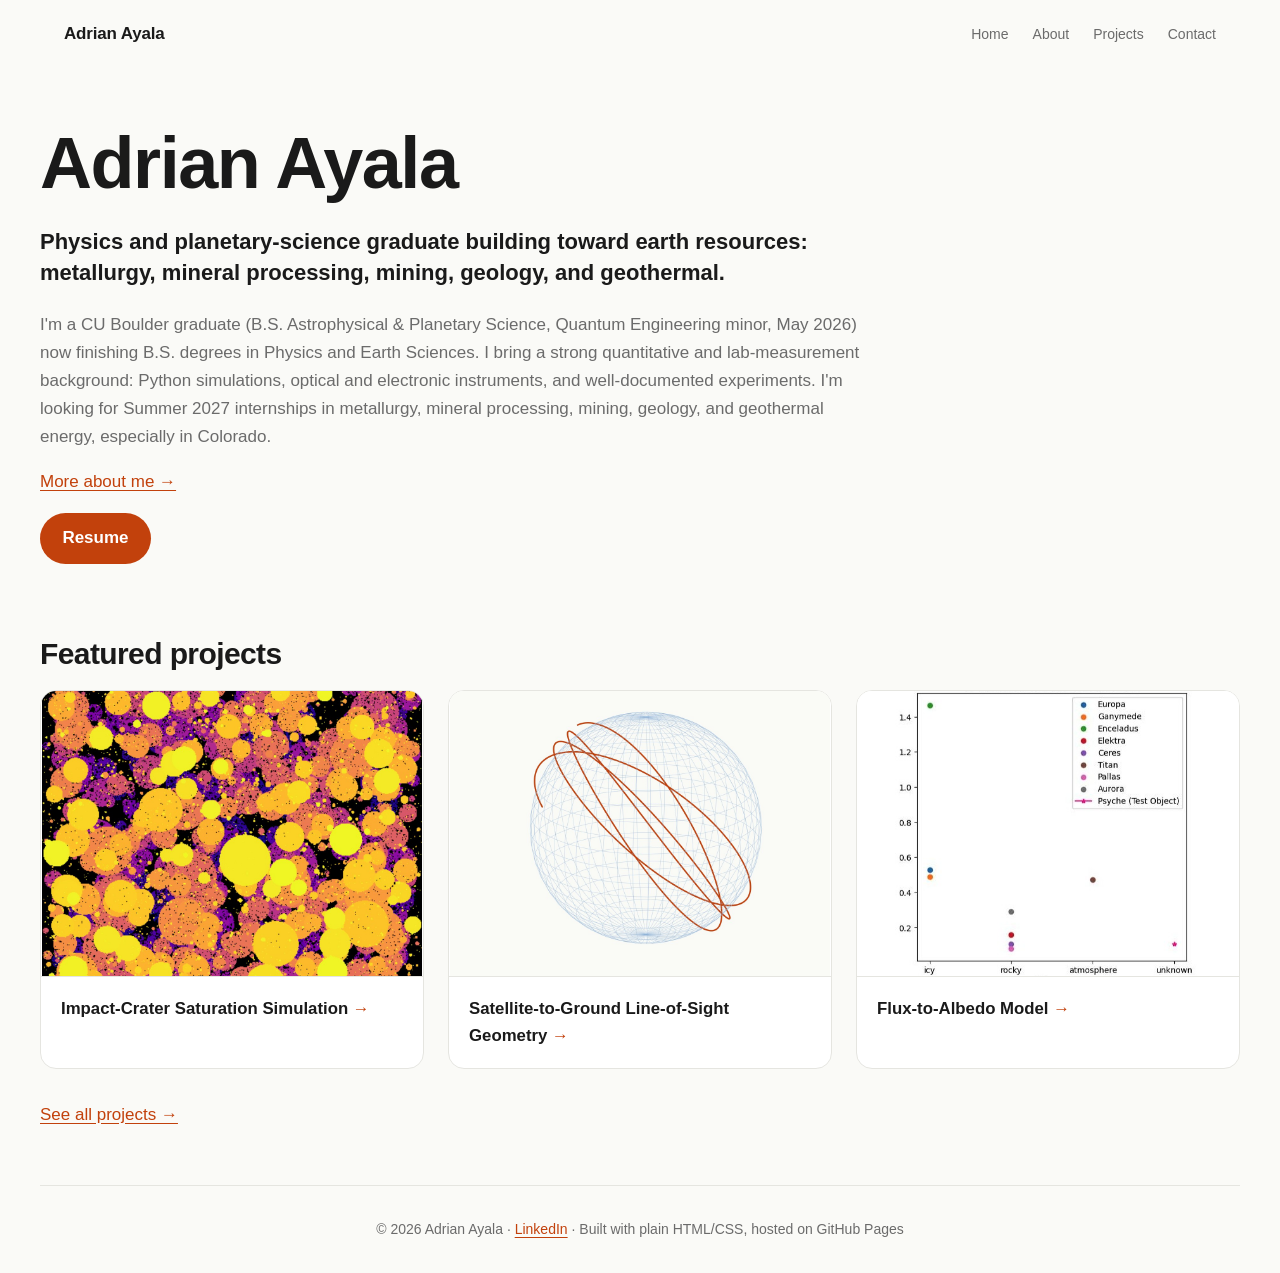
<file: index.html>
<!DOCTYPE html>
<html lang="en"><head><meta charset="utf-8">
<meta name="viewport" content="width=device-width, initial-scale=1">
<title>Adrian Ayala | Adrian Ayala</title>
<link rel="stylesheet" href="assets/css/style.css"></head>
<body class="index"><header><a class="brand" href="index.html">Adrian Ayala</a><nav><a href="index.html">Home</a><a href="about.html">About</a><a href="projects/index.html">Projects</a><a href="contact.html">Contact</a></nav></header>
<main><section class="hero heroTextOnly"><div class="heroText"><h1>Adrian Ayala</h1>
<p><strong>Physics and planetary-science graduate building toward earth resources: metallurgy, mineral processing, mining, geology, and geothermal.</strong></p>
<p>I'm a CU Boulder graduate (B.S. Astrophysical &amp; Planetary Science, Quantum Engineering minor, May 2026) now finishing B.S. degrees in Physics and Earth Sciences. I bring a strong quantitative and lab-measurement background: Python simulations, optical and electronic instruments, and well-documented experiments. I'm looking for Summer 2027 internships in metallurgy, mineral processing, mining, geology, and geothermal energy, especially in Colorado.</p>
<p><a href="about.html">More about me →</a></p>
<p><a class="button" href="assets/resume.pdf" target="_blank" rel="noopener noreferrer">Resume</a></p>

</div></section><section class="block"><h2>Featured projects</h2>
<div class="cards">
<a class="card" href="projects/crater-simulation.html"><img src="assets/img/cards/crater_card.jpg" alt="Simulated crater map with erosion, coverage 78.7% at 0.47 Myr"><span>Impact-Crater Saturation Simulation</span></a>
<a class="card" href="projects/satellite-line-of-sight.html"><img src="assets/img/cards/satellite_card.jpg" alt="Satellite orbit around Earth in Earth-fixed coordinates"><span>Satellite-to-Ground Line-of-Sight Geometry</span></a>
<a class="card" href="projects/albedo.html"><img src="assets/img/cards/albedo_card.jpg" alt="Calculated albedo of known objects vs the mystery object"><span>Flux-to-Albedo Model</span></a>
</div>

<p><a href="projects/index.html">See all projects →</a></p></section></main>
<footer>&copy; 2026 Adrian Ayala &middot; <a href="https://www.linkedin.com/in/adrian-ayala-v" target="_blank" rel="noopener noreferrer">LinkedIn</a> &middot; Built with plain HTML/CSS, hosted on GitHub Pages</footer>
</body></html>
</file>
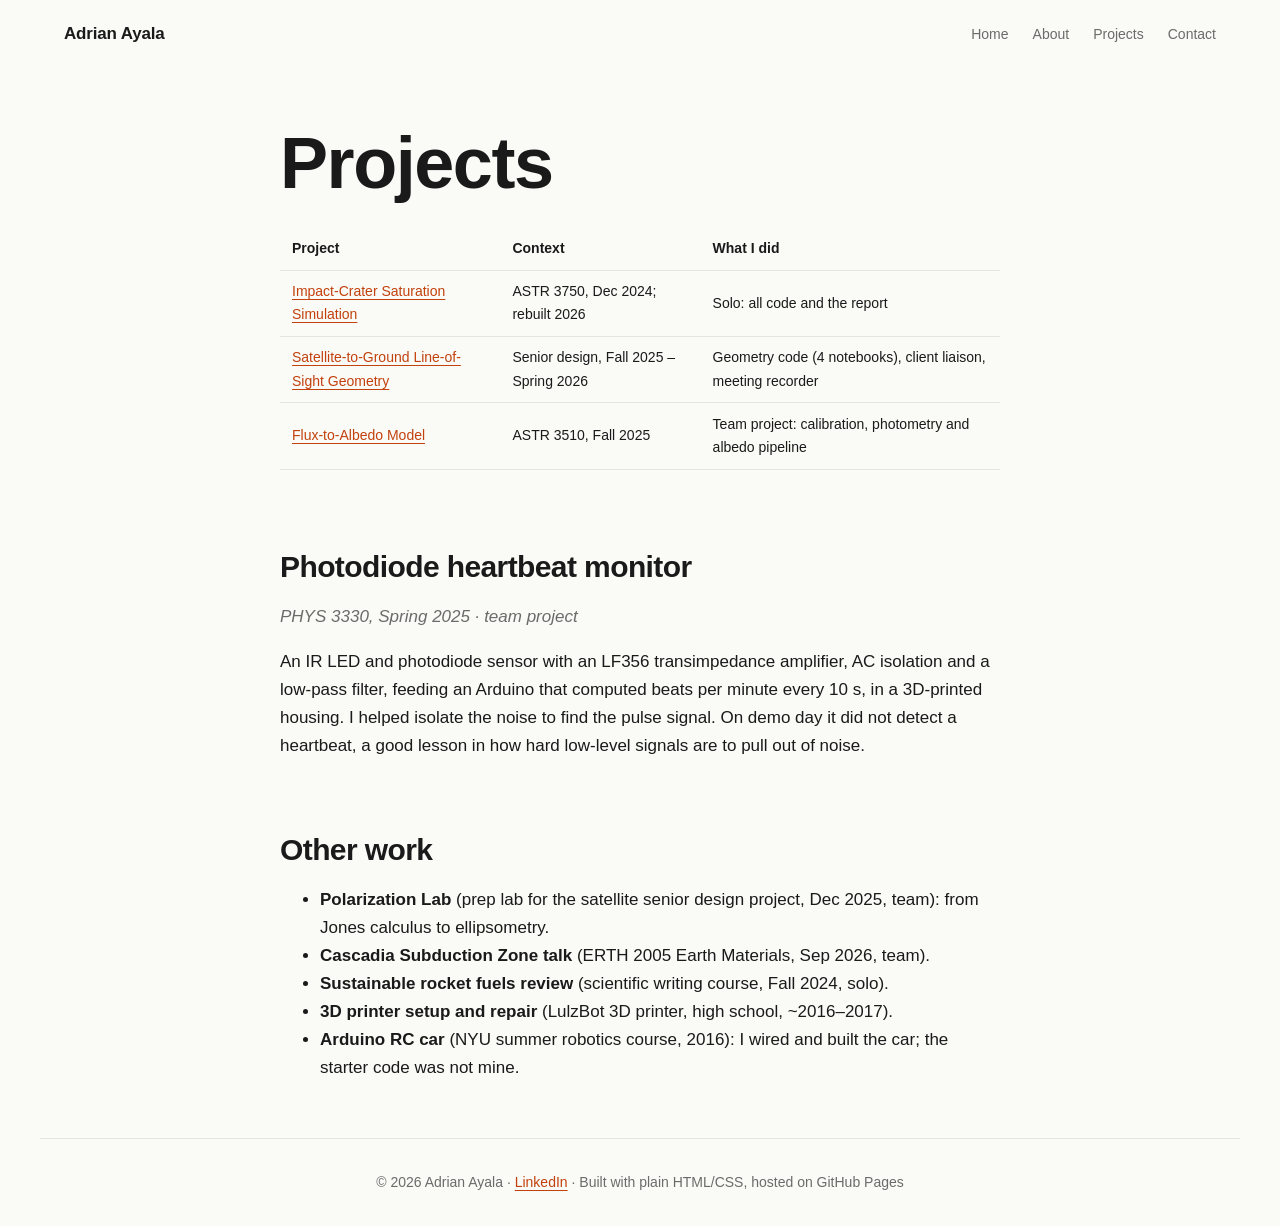
<file: projects/index.html>
<!DOCTYPE html>
<html lang="en"><head><meta charset="utf-8">
<meta name="viewport" content="width=device-width, initial-scale=1">
<title>Projects | Adrian Ayala</title>
<link rel="stylesheet" href="../assets/css/style.css"></head>
<body class=""><header><a class="brand" href="../index.html">Adrian Ayala</a><nav><a href="../index.html">Home</a><a href="../about.html">About</a><a href="../projects/index.html">Projects</a><a href="../contact.html">Contact</a></nav></header>
<main><section class="intro"><h1>Projects</h1>
<table>
<thead>
<tr>
<th>Project</th>
<th>Context</th>
<th>What I did</th>
</tr>
</thead>
<tbody>
<tr>
<td><a href="crater-simulation.html">Impact-Crater Saturation Simulation</a></td>
<td>ASTR 3750, Dec 2024; rebuilt 2026</td>
<td>Solo: all code and the report</td>
</tr>
<tr>
<td><a href="satellite-line-of-sight.html">Satellite-to-Ground Line-of-Sight Geometry</a></td>
<td>Senior design, Fall 2025 – Spring 2026</td>
<td>Geometry code (4 notebooks), client liaison, meeting recorder</td>
</tr>
<tr>
<td><a href="albedo.html">Flux-to-Albedo Model</a></td>
<td>ASTR 3510, Fall 2025</td>
<td>Team project: calibration, photometry and albedo pipeline</td>
</tr>
</tbody>
</table>
</section><section class="block"><h2>Photodiode heartbeat monitor</h2>
<p><em>PHYS 3330, Spring 2025 · team project</em></p>
<p>An IR LED and photodiode sensor with an LF356 transimpedance amplifier, AC isolation and a low-pass filter, feeding an Arduino that computed beats per minute every 10 s, in a 3D-printed housing. I helped isolate the noise to find the pulse signal. On demo day it did not detect a heartbeat, a good lesson in how hard low-level signals are to pull out of noise.</p>
</section><section class="block"><h2>Other work</h2>
<ul>
<li><strong>Polarization Lab</strong> (prep lab for the satellite senior design project, Dec 2025, team): from Jones calculus to ellipsometry.</li>
<li><strong>Cascadia Subduction Zone talk</strong> (ERTH 2005 Earth Materials, Sep 2026, team).</li>
<li><strong>Sustainable rocket fuels review</strong> (scientific writing course, Fall 2024, solo).</li>
<li><strong>3D printer setup and repair</strong> (LulzBot 3D printer, high school, ~2016–2017).</li>
<li><strong>Arduino RC car</strong> (NYU summer robotics course, 2016): I wired and built the car; the starter code was not mine.</li>
</ul></section></main>
<footer>&copy; 2026 Adrian Ayala &middot; <a href="https://www.linkedin.com/in/adrian-ayala-v" target="_blank" rel="noopener noreferrer">LinkedIn</a> &middot; Built with plain HTML/CSS, hosted on GitHub Pages</footer>
</body></html>
</file>
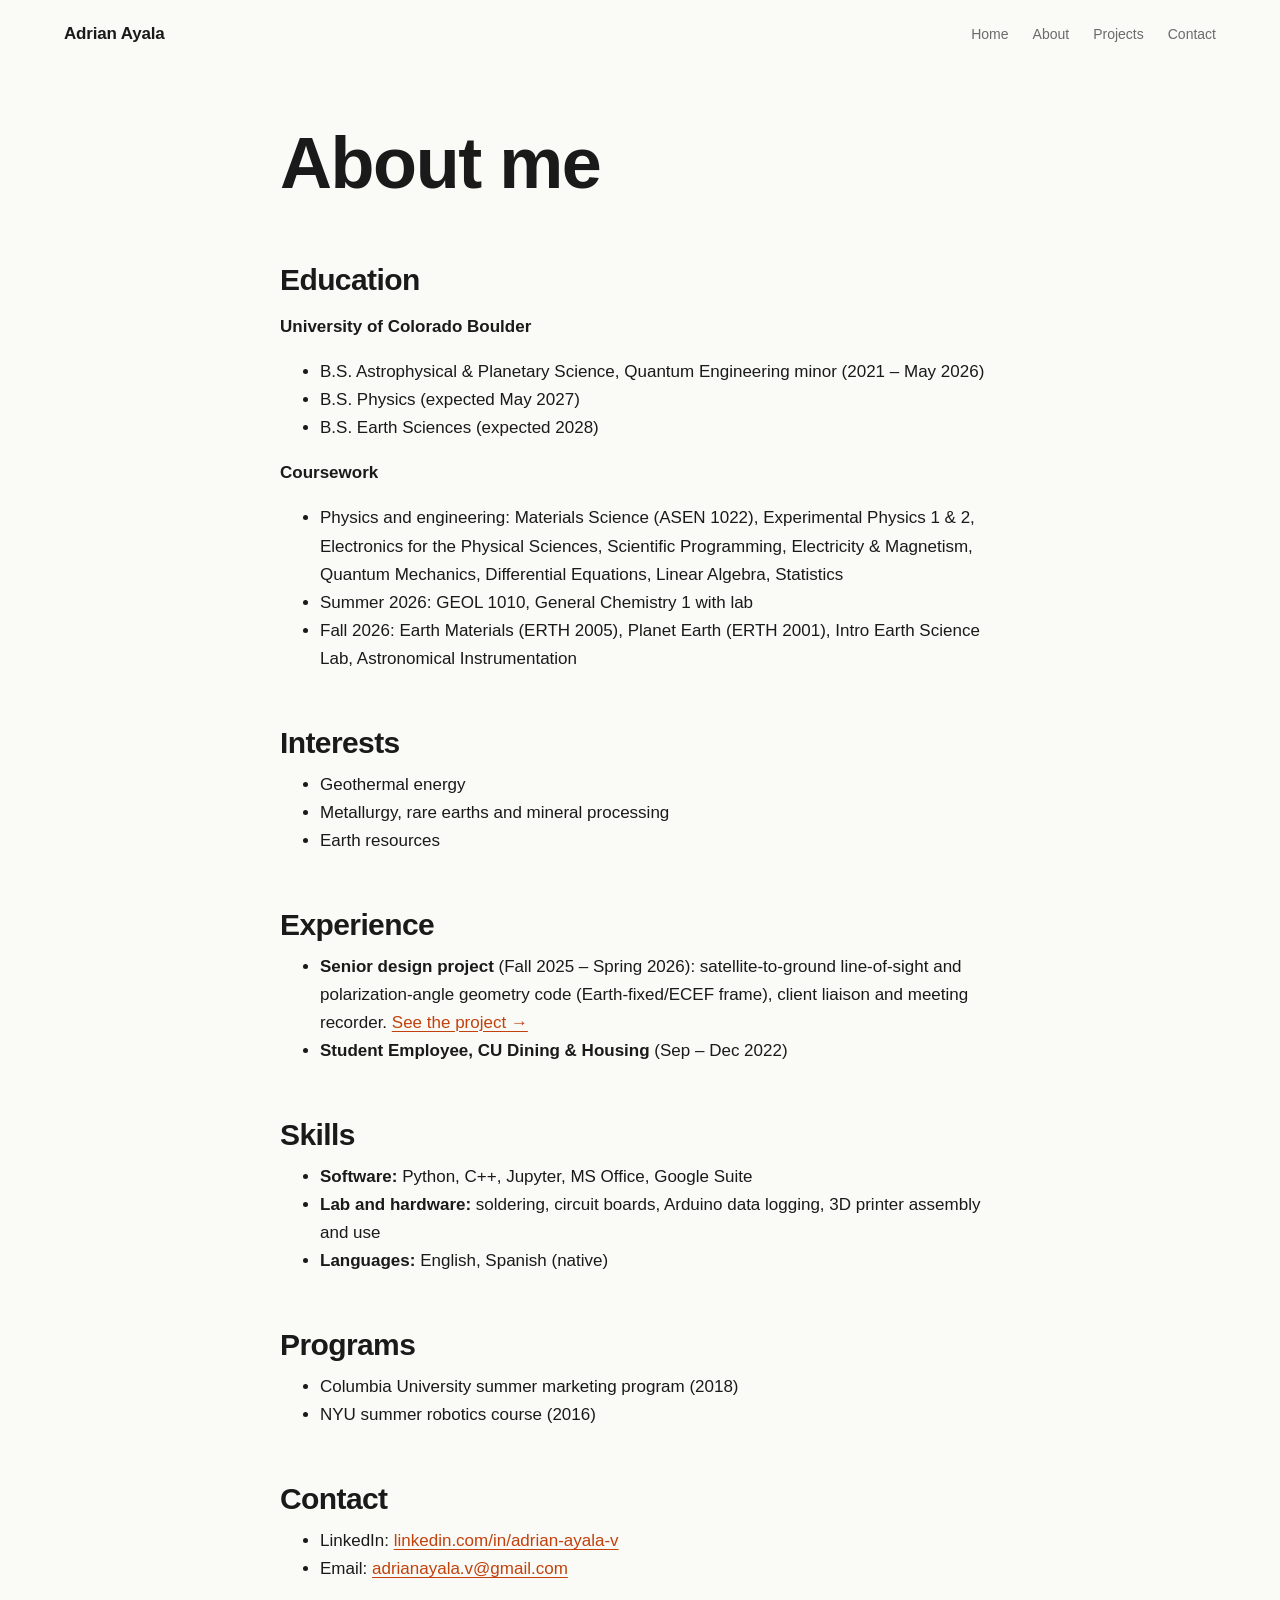
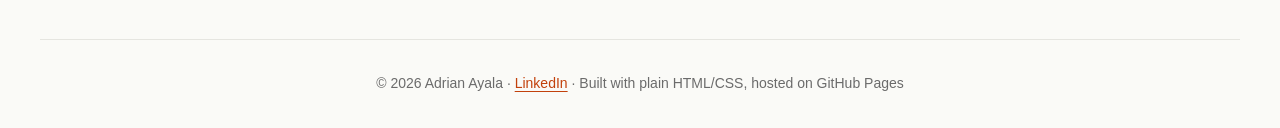
<file: about.html>
<!DOCTYPE html>
<html lang="en"><head><meta charset="utf-8">
<meta name="viewport" content="width=device-width, initial-scale=1">
<title>About me | Adrian Ayala</title>
<link rel="stylesheet" href="assets/css/style.css"></head>
<body class="about"><header><a class="brand" href="index.html">Adrian Ayala</a><nav><a href="index.html">Home</a><a href="about.html">About</a><a href="projects/index.html">Projects</a><a href="contact.html">Contact</a></nav></header>
<main><section class="intro"><h1>About me</h1>
</section><section class="block"><h2>Education</h2>
<p><strong>University of Colorado Boulder</strong></p>
<ul>
<li>B.S. Astrophysical &amp; Planetary Science, Quantum Engineering minor (2021 – May 2026)</li>
<li>B.S. Physics (expected May 2027)</li>
<li>B.S. Earth Sciences (expected 2028)</li>
</ul>
<p><strong>Coursework</strong></p>
<ul>
<li>Physics and engineering: Materials Science (ASEN 1022), Experimental Physics 1 &amp; 2, Electronics for the Physical Sciences, Scientific Programming, Electricity &amp; Magnetism, Quantum Mechanics, Differential Equations, Linear Algebra, Statistics</li>
<li>Summer 2026: GEOL 1010, General Chemistry 1 with lab</li>
<li>Fall 2026: Earth Materials (ERTH 2005), Planet Earth (ERTH 2001), Intro Earth Science Lab, Astronomical Instrumentation</li>
</ul>
</section><section class="block"><h2>Interests</h2>
<ul>
<li>Geothermal energy</li>
<li>Metallurgy, rare earths and mineral processing</li>
<li>Earth resources</li>
</ul>
</section><section class="block"><h2>Experience</h2>
<ul>
<li><strong>Senior design project</strong> (Fall 2025 – Spring 2026): satellite-to-ground line-of-sight and polarization-angle geometry code (Earth-fixed/ECEF frame), client liaison and meeting recorder. <a href="projects/satellite-line-of-sight.html">See the project →</a></li>
<li><strong>Student Employee, CU Dining &amp; Housing</strong> (Sep – Dec 2022)</li>
</ul>
</section><section class="block"><h2>Skills</h2>
<ul>
<li><strong>Software:</strong> Python, C++, Jupyter, MS Office, Google Suite</li>
<li><strong>Lab and hardware:</strong> soldering, circuit boards, Arduino data logging, 3D printer assembly and use</li>
<li><strong>Languages:</strong> English, Spanish (native)</li>
</ul>
</section><section class="block"><h2>Programs</h2>
<ul>
<li>Columbia University summer marketing program (2018)</li>
<li>NYU summer robotics course (2016)</li>
</ul>
</section><section class="block"><h2>Contact</h2>
<ul>
<li>LinkedIn: <a href="https://www.linkedin.com/in/adrian-ayala-v" target="_blank" rel="noopener noreferrer">linkedin.com/in/adrian-ayala-v</a></li>
<li>Email: <a href="mailto:adrianayala.v@gmail.com">adrianayala.v@gmail.com</a></li>
</ul></section></main>
<footer>&copy; 2026 Adrian Ayala &middot; <a href="https://www.linkedin.com/in/adrian-ayala-v" target="_blank" rel="noopener noreferrer">LinkedIn</a> &middot; Built with plain HTML/CSS, hosted on GitHub Pages</footer>
</body></html>
</file>
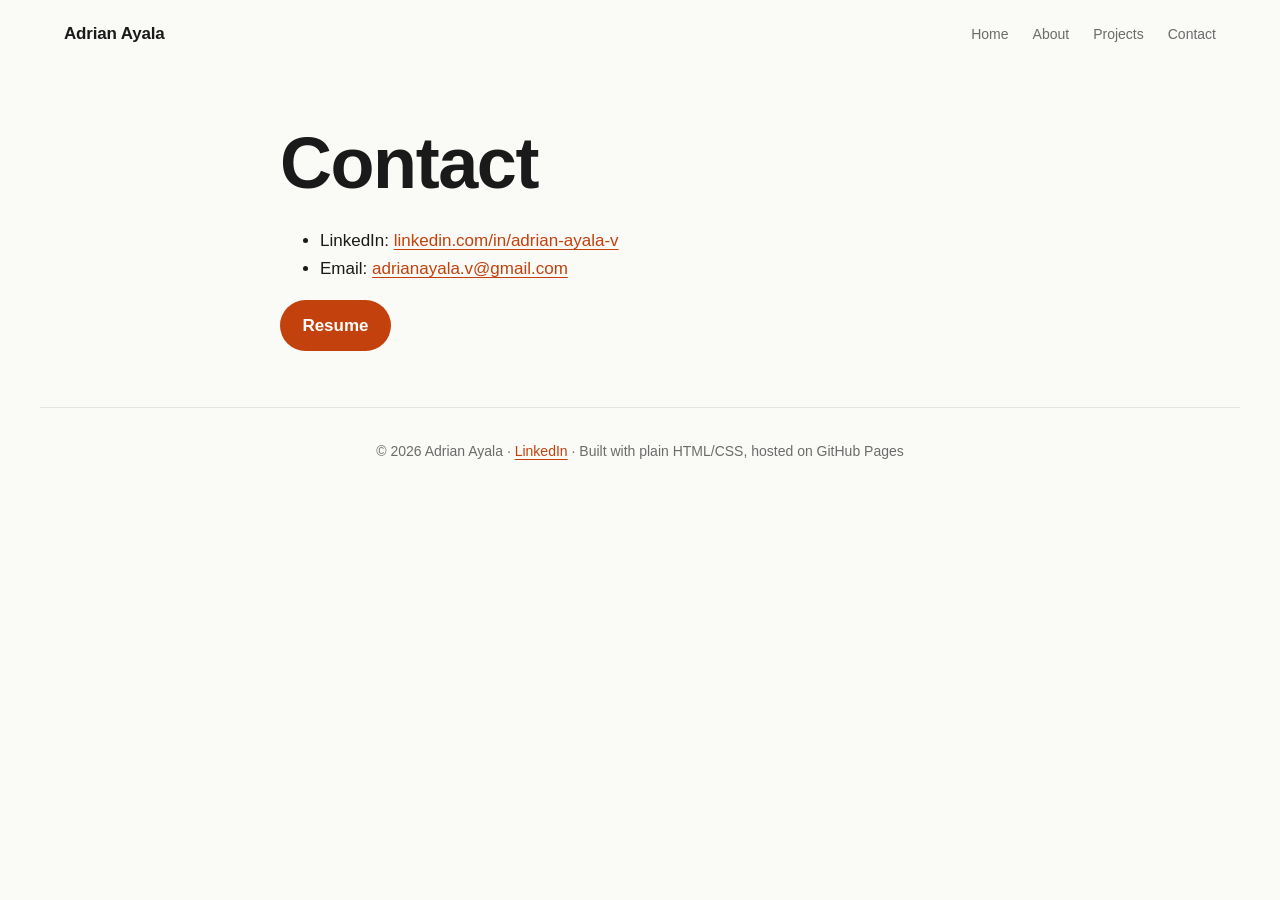
<file: contact.html>
<!DOCTYPE html>
<html lang="en"><head><meta charset="utf-8">
<meta name="viewport" content="width=device-width, initial-scale=1">
<title>Contact | Adrian Ayala</title>
<link rel="stylesheet" href="assets/css/style.css"></head>
<body class="contact"><header><a class="brand" href="index.html">Adrian Ayala</a><nav><a href="index.html">Home</a><a href="about.html">About</a><a href="projects/index.html">Projects</a><a href="contact.html">Contact</a></nav></header>
<main><section class="intro"><h1>Contact</h1>
<ul>
<li>LinkedIn: <a href="https://www.linkedin.com/in/adrian-ayala-v" target="_blank" rel="noopener noreferrer">linkedin.com/in/adrian-ayala-v</a></li>
<li>Email: <a href="mailto:adrianayala.v@gmail.com">adrianayala.v@gmail.com</a></li>
</ul>
<p><a class="button" href="assets/resume.pdf" target="_blank" rel="noopener noreferrer">Resume</a></p></section></main>
<footer>&copy; 2026 Adrian Ayala &middot; <a href="https://www.linkedin.com/in/adrian-ayala-v" target="_blank" rel="noopener noreferrer">LinkedIn</a> &middot; Built with plain HTML/CSS, hosted on GitHub Pages</footer>
</body></html>
</file>
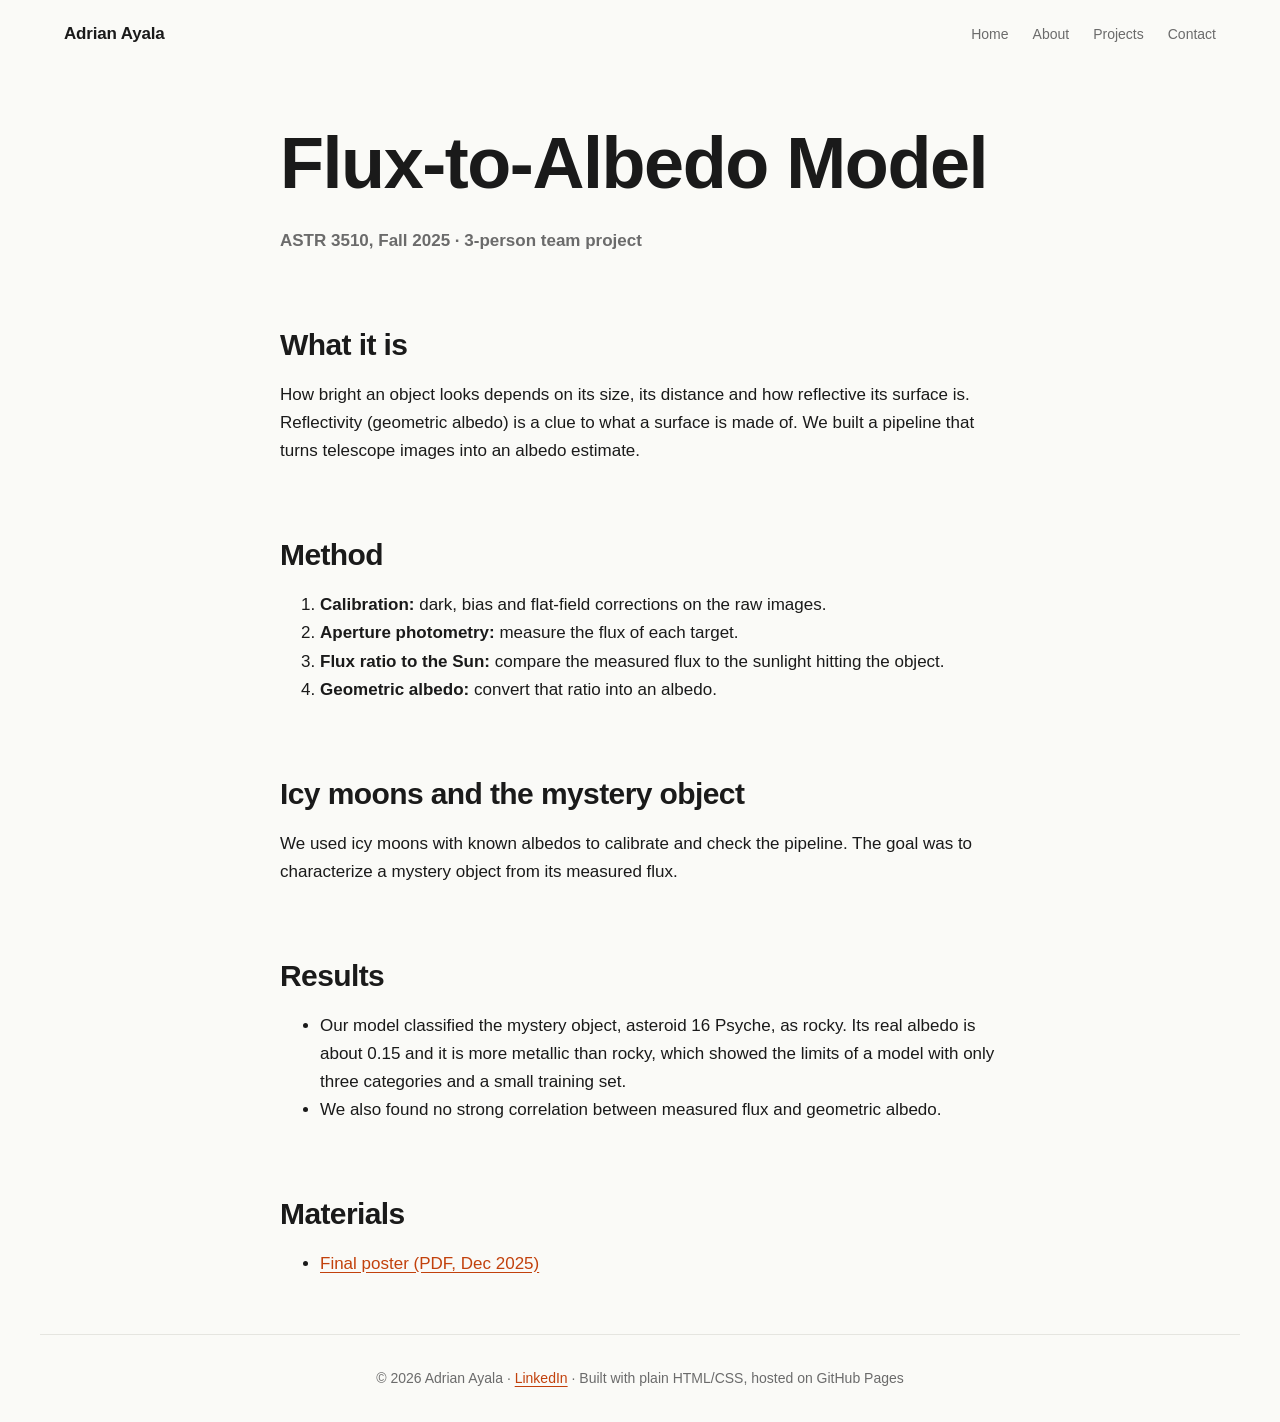
<file: projects/albedo.html>
<!DOCTYPE html>
<html lang="en"><head><meta charset="utf-8">
<meta name="viewport" content="width=device-width, initial-scale=1">
<title>Flux-to-Albedo Model | Adrian Ayala</title>
<link rel="stylesheet" href="../assets/css/style.css"></head>
<body class=""><header><a class="brand" href="../index.html">Adrian Ayala</a><nav><a href="../index.html">Home</a><a href="../about.html">About</a><a href="../projects/index.html">Projects</a><a href="../contact.html">Contact</a></nav></header>
<main><section class="intro"><h1>Flux-to-Albedo Model</h1>
<p><strong>ASTR 3510, Fall 2025 · 3-person team project</strong></p>
</section><section class="block"><h2>What it is</h2>
<p>How bright an object looks depends on its size, its distance and how reflective its surface is. Reflectivity (geometric albedo) is a clue to what a surface is made of. We built a pipeline that turns telescope images into an albedo estimate.</p>
</section><section class="block"><h2>Method</h2>
<ol>
<li><strong>Calibration:</strong> dark, bias and flat-field corrections on the raw images.</li>
<li><strong>Aperture photometry:</strong> measure the flux of each target.</li>
<li><strong>Flux ratio to the Sun:</strong> compare the measured flux to the sunlight hitting the object.</li>
<li><strong>Geometric albedo:</strong> convert that ratio into an albedo.</li>
</ol>
</section><section class="block"><h2>Icy moons and the mystery object</h2>
<p>We used icy moons with known albedos to calibrate and check the pipeline. The goal was to characterize a mystery object from its measured flux.</p>
</section><section class="block"><h2>Results</h2>
<ul>
<li>Our model classified the mystery object, asteroid 16 Psyche, as rocky. Its real albedo is about 0.15 and it is more metallic than rocky, which showed the limits of a model with only three categories and a small training set.</li>
<li>We also found no strong correlation between measured flux and geometric albedo.</li>
</ul>
</section><section class="block"><h2>Materials</h2>
<ul>
<li><a href="../assets/docs/albedo_poster_final.pdf" target="_blank" rel="noopener noreferrer">Final poster (PDF, Dec 2025)</a></li>
</ul></section></main>
<footer>&copy; 2026 Adrian Ayala &middot; <a href="https://www.linkedin.com/in/adrian-ayala-v" target="_blank" rel="noopener noreferrer">LinkedIn</a> &middot; Built with plain HTML/CSS, hosted on GitHub Pages</footer>
</body></html>
</file>
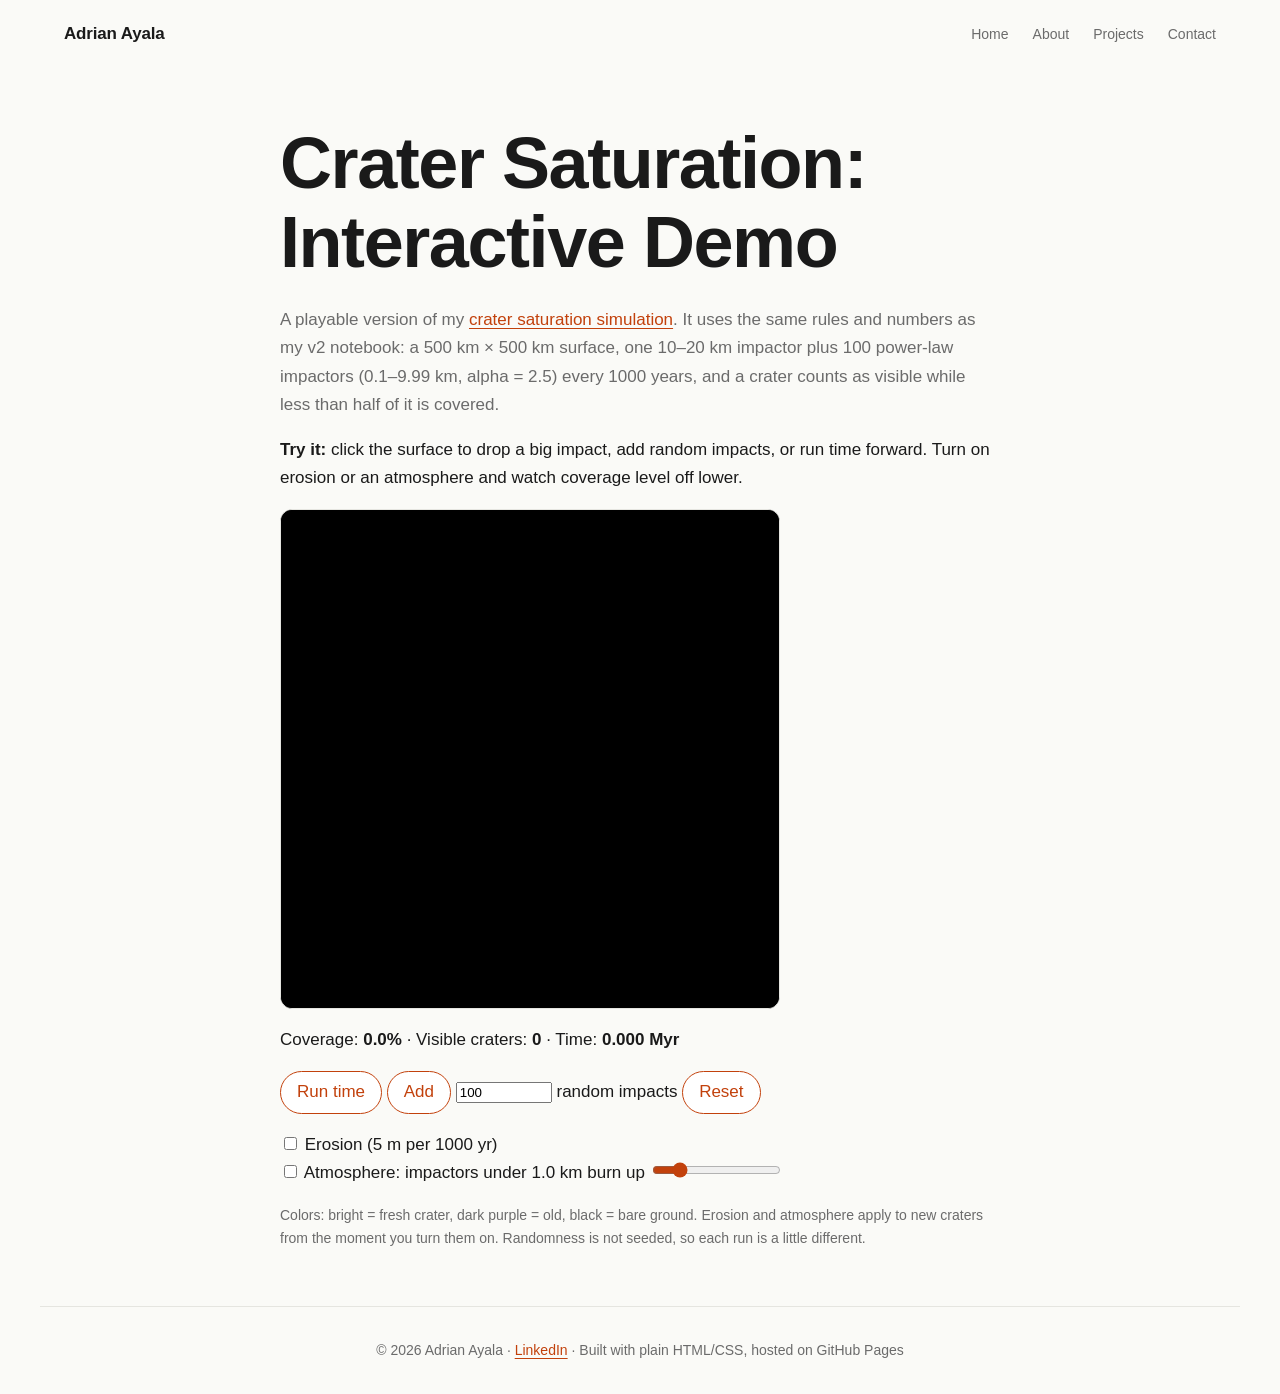
<file: projects/crater-demo.html>
<!DOCTYPE html>
<html lang="en"><head><meta charset="utf-8">
<meta name="viewport" content="width=device-width, initial-scale=1">
<title>Crater Saturation: Interactive Demo | Adrian Ayala</title>
<link rel="stylesheet" href="../assets/css/style.css"></head>
<body class=""><header><a class="brand" href="../index.html">Adrian Ayala</a><nav><a href="../index.html">Home</a><a href="../about.html">About</a><a href="../projects/index.html">Projects</a><a href="../contact.html">Contact</a></nav></header>
<main><section class="intro"><h1>Crater Saturation: Interactive Demo</h1>
<p>A playable version of my <a href="crater-simulation.html">crater saturation simulation</a>. It uses the same rules and numbers as my v2 notebook: a 500 km × 500 km surface, one 10–20 km impactor plus 100 power-law impactors (0.1–9.99 km, alpha = 2.5) every 1000 years, and a crater counts as visible while less than half of it is covered.</p>
<p><strong>Try it:</strong> click the surface to drop a big impact, add random impacts, or run time forward. Turn on erosion or an atmosphere and watch coverage level off lower.</p>
<div class="demo">
<canvas id="craterCanvas" width="500" height="500"></canvas>
<p class="readout">Coverage: <b id="coverageOut">0%</b> · Visible craters: <b id="visibleOut">0</b> · Time: <b id="timeOut">0 Myr</b></p>
<p><button id="runButton">Run time</button> <button id="addButton">Add</button> <input id="countInput" type="number" value="100" min="1" max="100000"> random impacts <button id="resetButton">Reset</button></p>
<p><label><input id="erosionBox" type="checkbox"> Erosion (5 m per 1000 yr)</label><br>
<label><input id="atmosphereBox" type="checkbox"> Atmosphere: impactors under <span id="cutoffLabel">1.0 km</span> burn up</label>
<input id="cutoffSlider" type="range" min="0.1" max="5" step="0.1" value="1"></p>
<p class="note">Colors: bright = fresh crater, dark purple = old, black = bare ground. Erosion and atmosphere apply to new craters from the moment you turn them on. Randomness is not seeded, so each run is a little different.</p>
</div>
<script src="../assets/js/craterDemo.js"></script></section></main>
<footer>&copy; 2026 Adrian Ayala &middot; <a href="https://www.linkedin.com/in/adrian-ayala-v" target="_blank" rel="noopener noreferrer">LinkedIn</a> &middot; Built with plain HTML/CSS, hosted on GitHub Pages</footer>
</body></html>
</file>
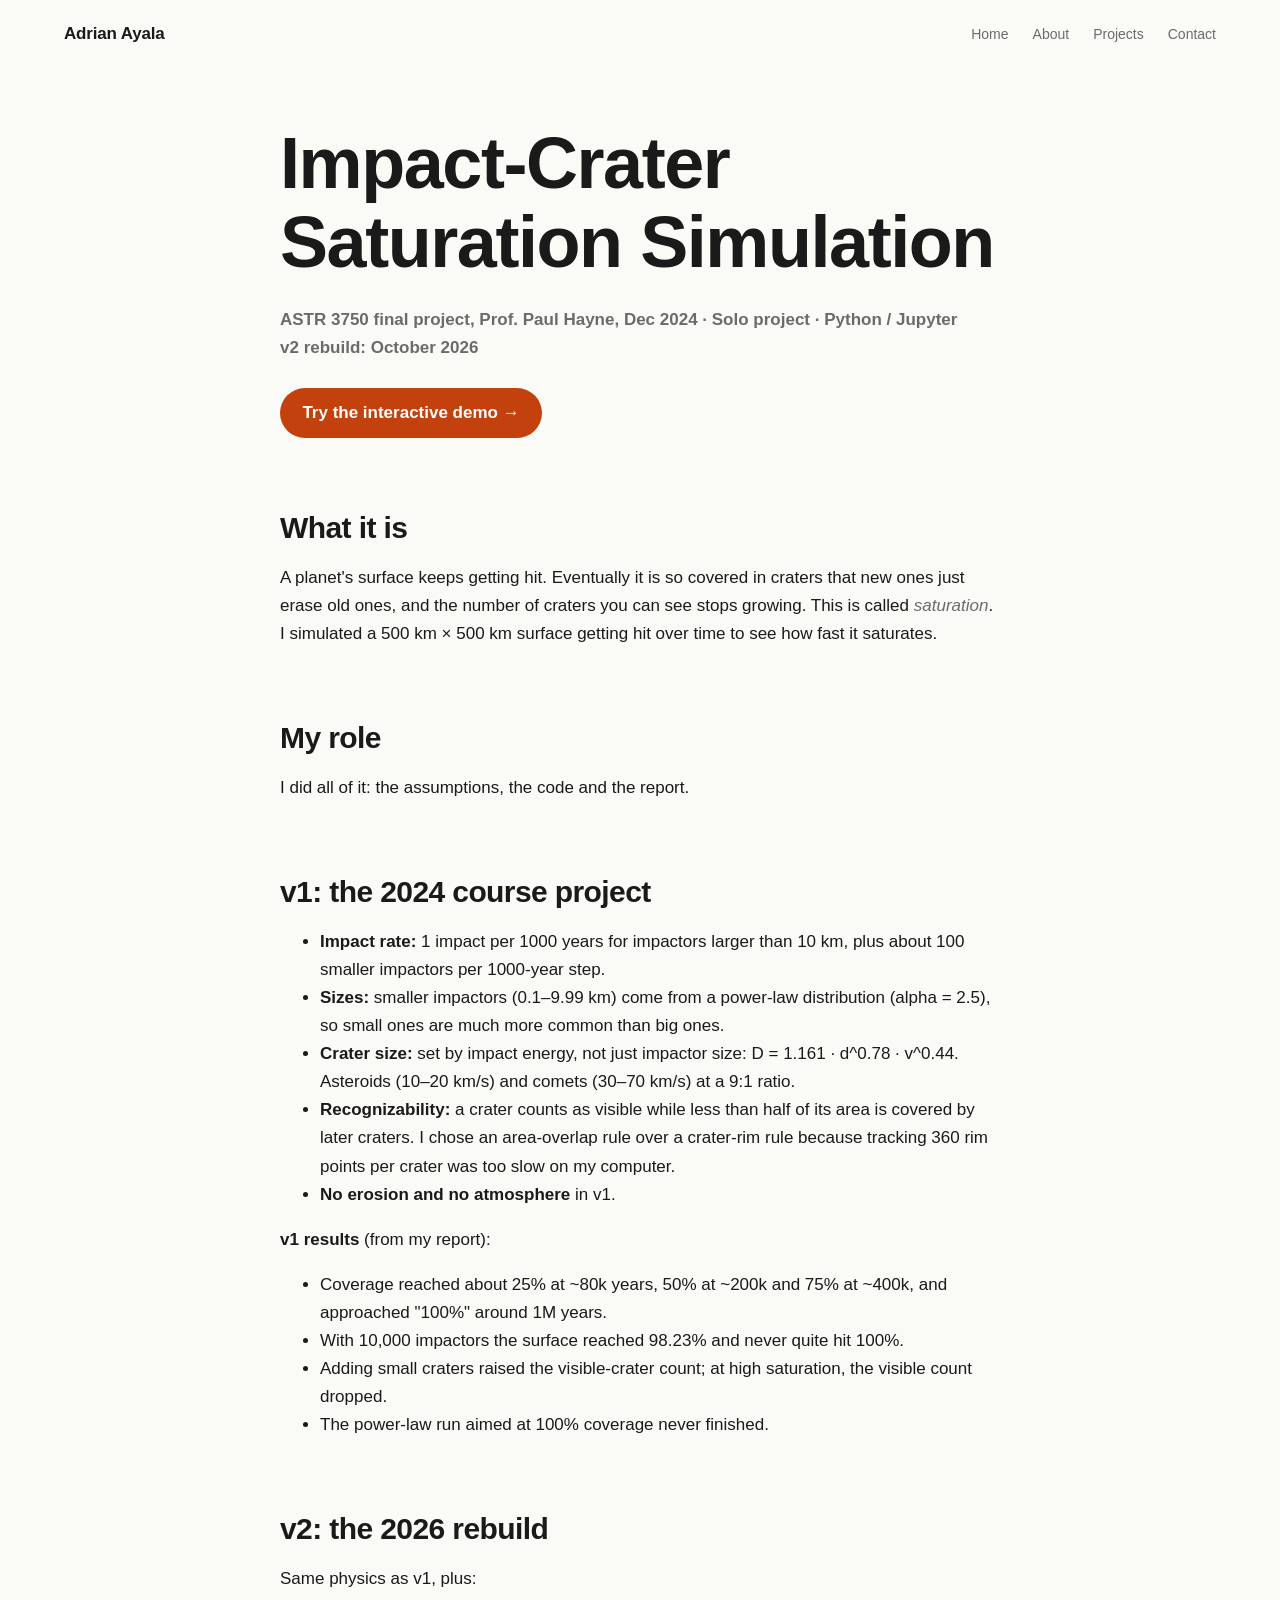
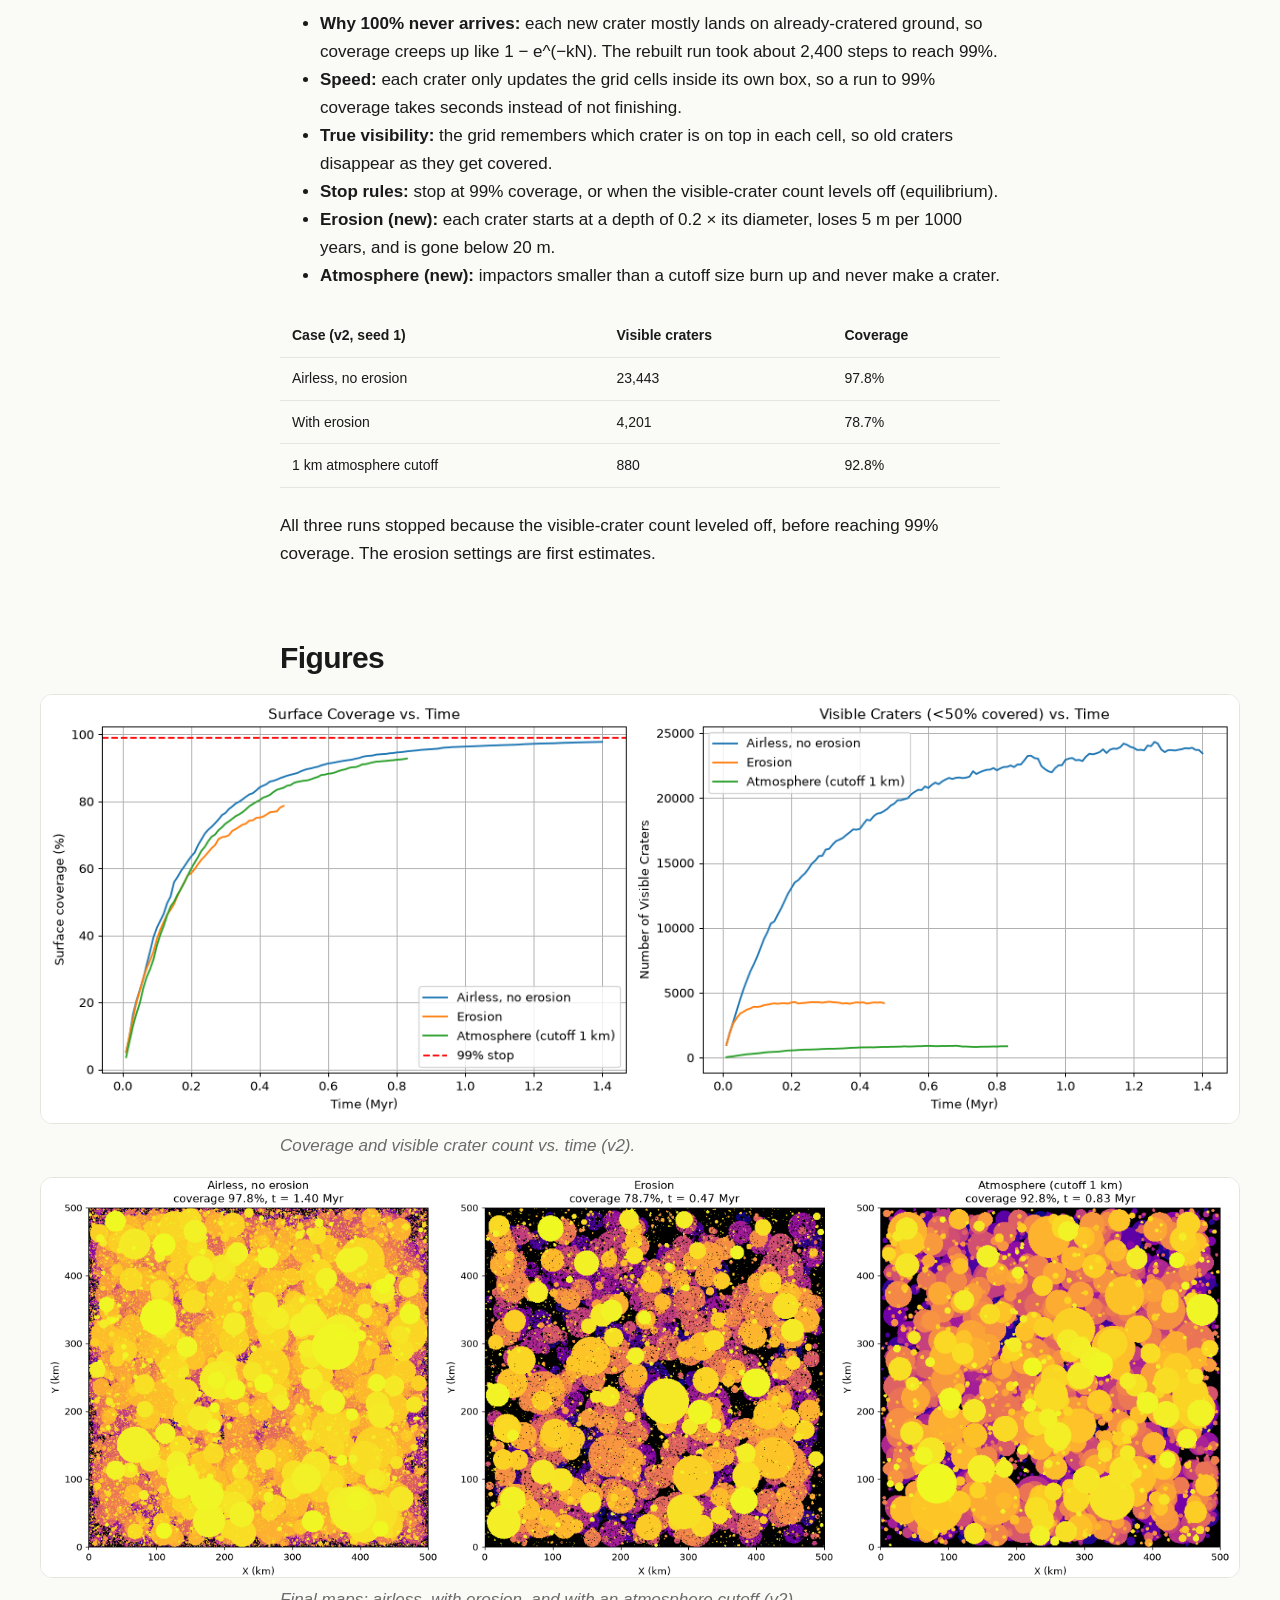
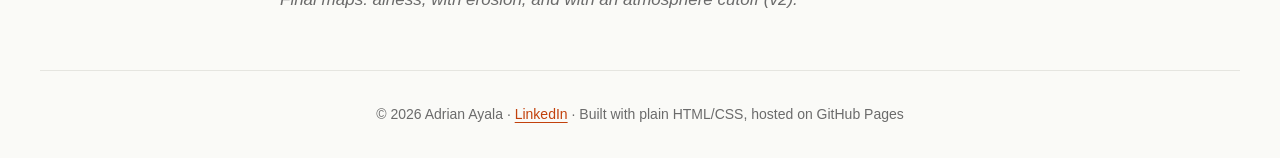
<file: projects/crater-simulation.html>
<!DOCTYPE html>
<html lang="en"><head><meta charset="utf-8">
<meta name="viewport" content="width=device-width, initial-scale=1">
<title>Impact-Crater Saturation Simulation | Adrian Ayala</title>
<link rel="stylesheet" href="../assets/css/style.css"></head>
<body class=""><header><a class="brand" href="../index.html">Adrian Ayala</a><nav><a href="../index.html">Home</a><a href="../about.html">About</a><a href="../projects/index.html">Projects</a><a href="../contact.html">Contact</a></nav></header>
<main><section class="intro"><h1>Impact-Crater Saturation Simulation</h1>
<p><strong>ASTR 3750 final project, Prof. Paul Hayne, Dec 2024 · Solo project · Python / Jupyter</strong><br />
<strong>v2 rebuild: October 2026</strong></p>
<p><strong><a href="crater-demo.html">Try the interactive demo →</a></strong></p>
</section><section class="block"><h2>What it is</h2>
<p>A planet's surface keeps getting hit. Eventually it is so covered in craters that new ones just erase old ones, and the number of craters you can see stops growing. This is called <em>saturation</em>. I simulated a 500 km × 500 km surface getting hit over time to see how fast it saturates.</p>
</section><section class="block"><h2>My role</h2>
<p>I did all of it: the assumptions, the code and the report.</p>
</section><section class="block"><h2>v1: the 2024 course project</h2>
<ul>
<li><strong>Impact rate:</strong> 1 impact per 1000 years for impactors larger than 10 km, plus about 100 smaller impactors per 1000-year step.</li>
<li><strong>Sizes:</strong> smaller impactors (0.1–9.99 km) come from a power-law distribution (alpha = 2.5), so small ones are much more common than big ones.</li>
<li><strong>Crater size:</strong> set by impact energy, not just impactor size: D = 1.161 · d^0.78 · v^0.44. Asteroids (10–20 km/s) and comets (30–70 km/s) at a 9:1 ratio.</li>
<li><strong>Recognizability:</strong> a crater counts as visible while less than half of its area is covered by later craters. I chose an area-overlap rule over a crater-rim rule because tracking 360 rim points per crater was too slow on my computer.</li>
<li><strong>No erosion and no atmosphere</strong> in v1.</li>
</ul>
<p><strong>v1 results</strong> (from my report):</p>
<ul>
<li>Coverage reached about 25% at ~80k years, 50% at ~200k and 75% at ~400k, and approached "100%" around 1M years.</li>
<li>With 10,000 impactors the surface reached 98.23% and never quite hit 100%.</li>
<li>Adding small craters raised the visible-crater count; at high saturation, the visible count dropped.</li>
<li>The power-law run aimed at 100% coverage never finished.</li>
</ul>
</section><section class="block"><h2>v2: the 2026 rebuild</h2>
<p>Same physics as v1, plus:</p>
<ul>
<li><strong>Why 100% never arrives:</strong> each new crater mostly lands on already-cratered ground, so coverage creeps up like 1 − e^(−kN). The rebuilt run took about 2,400 steps to reach 99%.</li>
<li><strong>Speed:</strong> each crater only updates the grid cells inside its own box, so a run to 99% coverage takes seconds instead of not finishing.</li>
<li><strong>True visibility:</strong> the grid remembers which crater is on top in each cell, so old craters disappear as they get covered.</li>
<li><strong>Stop rules:</strong> stop at 99% coverage, or when the visible-crater count levels off (equilibrium).</li>
<li><strong>Erosion (new):</strong> each crater starts at a depth of 0.2 × its diameter, loses 5 m per 1000 years, and is gone below 20 m.</li>
<li><strong>Atmosphere (new):</strong> impactors smaller than a cutoff size burn up and never make a crater.</li>
</ul>
<table>
<thead>
<tr>
<th>Case (v2, seed 1)</th>
<th>Visible craters</th>
<th>Coverage</th>
</tr>
</thead>
<tbody>
<tr>
<td>Airless, no erosion</td>
<td>23,443</td>
<td>97.8%</td>
</tr>
<tr>
<td>With erosion</td>
<td>4,201</td>
<td>78.7%</td>
</tr>
<tr>
<td>1 km atmosphere cutoff</td>
<td>880</td>
<td>92.8%</td>
</tr>
</tbody>
</table>
<p>All three runs stopped because the visible-crater count leveled off, before reaching 99% coverage. The erosion settings are first estimates.</p>
</section><section class="block"><h2>Figures</h2>
<p><img alt="Coverage and visible craters over time" src="../assets/img/crater/coverage_visible_vs_time.png" />
<em>Coverage and visible crater count vs. time (v2).</em></p>
<p><img alt="Final crater maps" src="../assets/img/crater/final_maps.png" />
<em>Final maps: airless, with erosion, and with an atmosphere cutoff (v2).</em></p></section></main>
<footer>&copy; 2026 Adrian Ayala &middot; <a href="https://www.linkedin.com/in/adrian-ayala-v" target="_blank" rel="noopener noreferrer">LinkedIn</a> &middot; Built with plain HTML/CSS, hosted on GitHub Pages</footer>
</body></html>
</file>
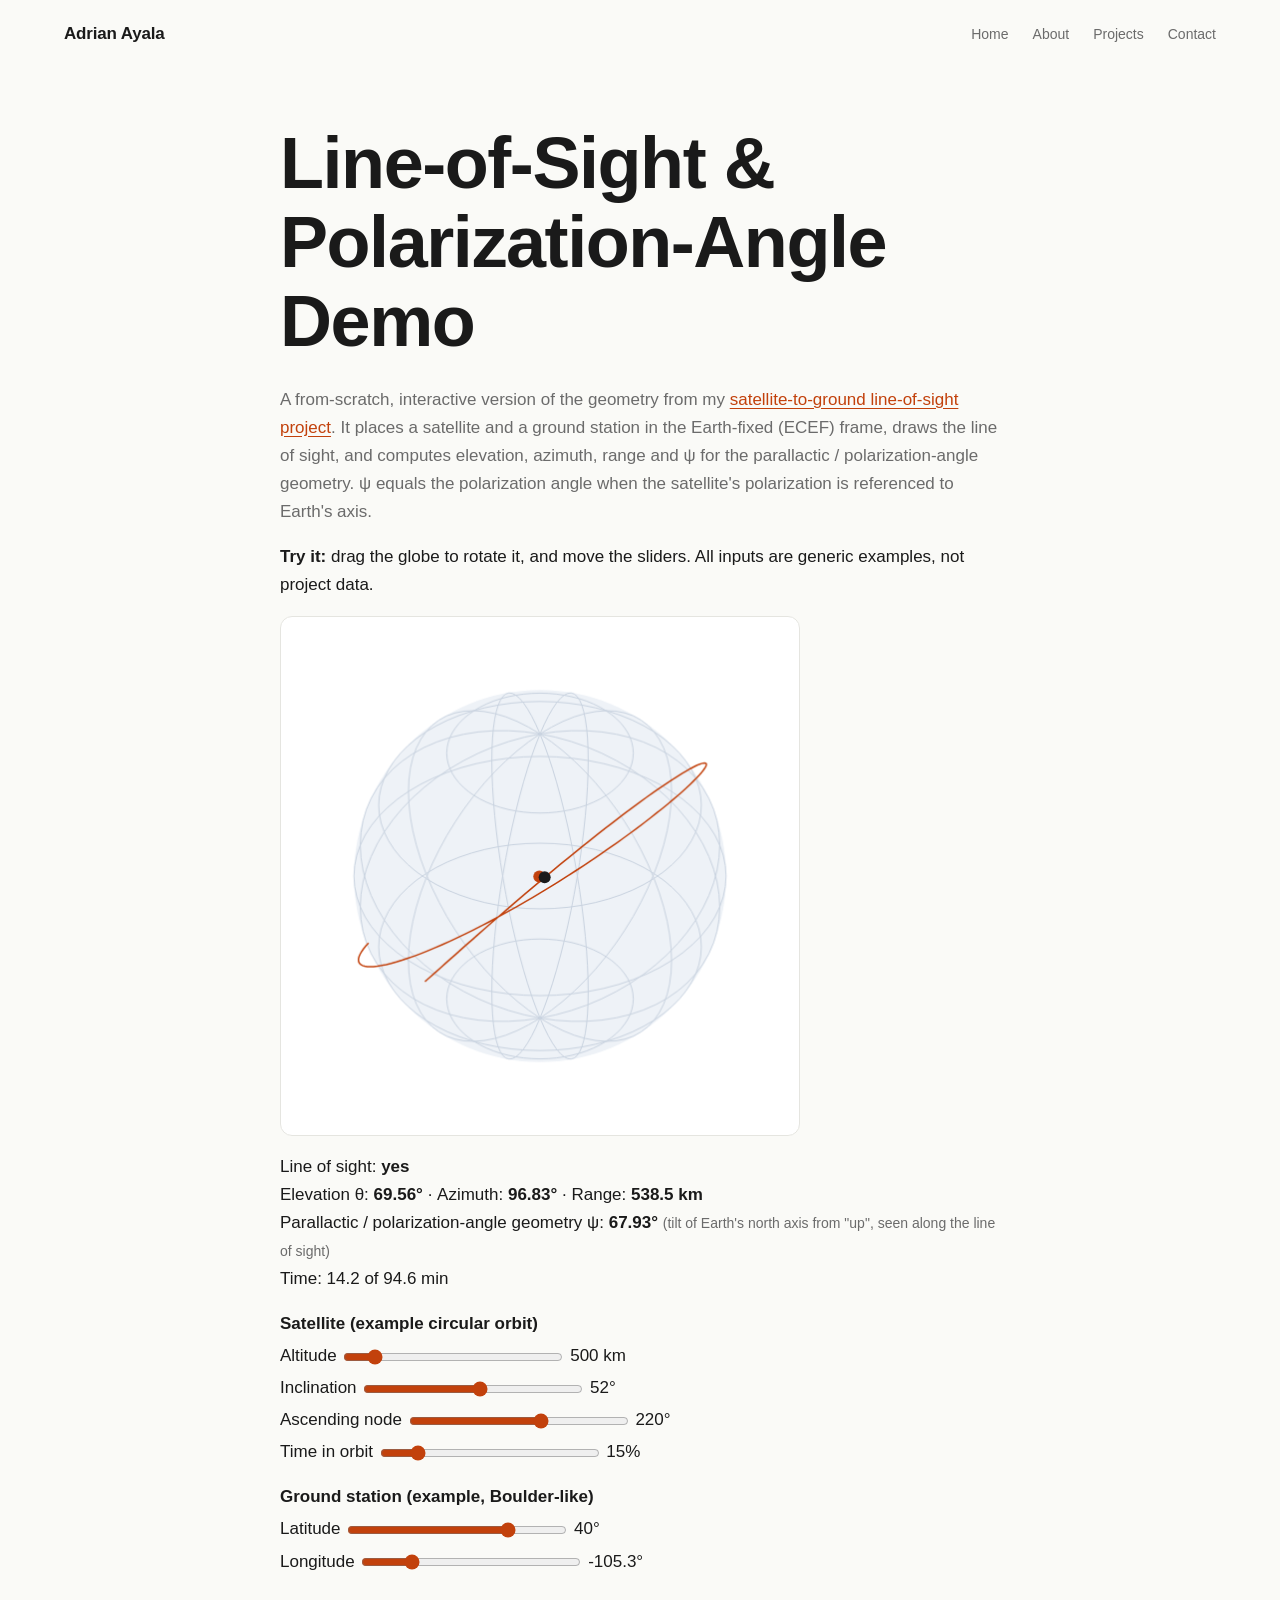
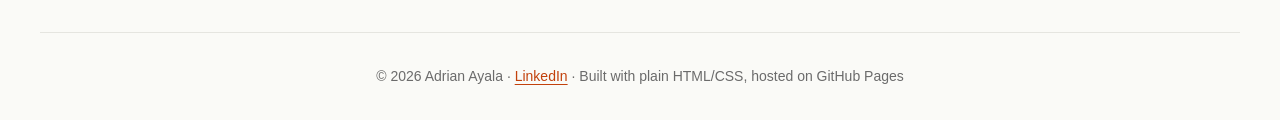
<file: projects/los-demo.html>
<!DOCTYPE html>
<html lang="en"><head><meta charset="utf-8">
<meta name="viewport" content="width=device-width, initial-scale=1">
<title>Line-of-Sight & Polarization-Angle Demo | Adrian Ayala</title>
<link rel="stylesheet" href="../assets/css/style.css"></head>
<body class=""><header><a class="brand" href="../index.html">Adrian Ayala</a><nav><a href="../index.html">Home</a><a href="../about.html">About</a><a href="../projects/index.html">Projects</a><a href="../contact.html">Contact</a></nav></header>
<main><section class="intro"><h1>Line-of-Sight &amp; Polarization-Angle Demo</h1>
<p>A from-scratch, interactive version of the geometry from my <a href="satellite-line-of-sight.html">satellite-to-ground line-of-sight project</a>. It places a satellite and a ground station in the Earth-fixed (ECEF) frame, draws the line of sight, and computes elevation, azimuth, range and ψ for the parallactic / polarization-angle geometry. ψ equals the polarization angle when the satellite's polarization is referenced to Earth's axis.</p>
<p><strong>Try it:</strong> drag the globe to rotate it, and move the sliders. All inputs are generic examples, not project data.</p>
<div class="demo losDemo">
<canvas id="view" width="520" height="520"></canvas>
<p id="readout"></p>
<p><b>Satellite (example circular orbit)</b>
<label>Altitude <input id="alt" type="range" min="300" max="2000" value="500"> <span id="altOut"></span> km</label>
<label>Inclination <input id="incl" type="range" min="0" max="98" value="52"> <span id="inclOut"></span>°</label>
<label>Ascending node <input id="raan" type="range" min="0" max="360" value="220"> <span id="raanOut"></span>°</label>
<label>Time in orbit <input id="time" type="range" min="0" max="100" step="0.2" value="15"> <span id="timeOut"></span>%</label></p>
<p><b>Ground station (example, Boulder-like)</b>
<label>Latitude <input id="lat" type="range" min="-80" max="80" step="0.1" value="40"> <span id="latOut"></span>°</label>
<label>Longitude <input id="lon" type="range" min="-180" max="180" step="0.1" value="-105.3"> <span id="lonOut"></span>°</label></p>
</div>

<script src="../assets/js/losDemo.js"></script></section></main>
<footer>&copy; 2026 Adrian Ayala &middot; <a href="https://www.linkedin.com/in/adrian-ayala-v" target="_blank" rel="noopener noreferrer">LinkedIn</a> &middot; Built with plain HTML/CSS, hosted on GitHub Pages</footer>
</body></html>
</file>
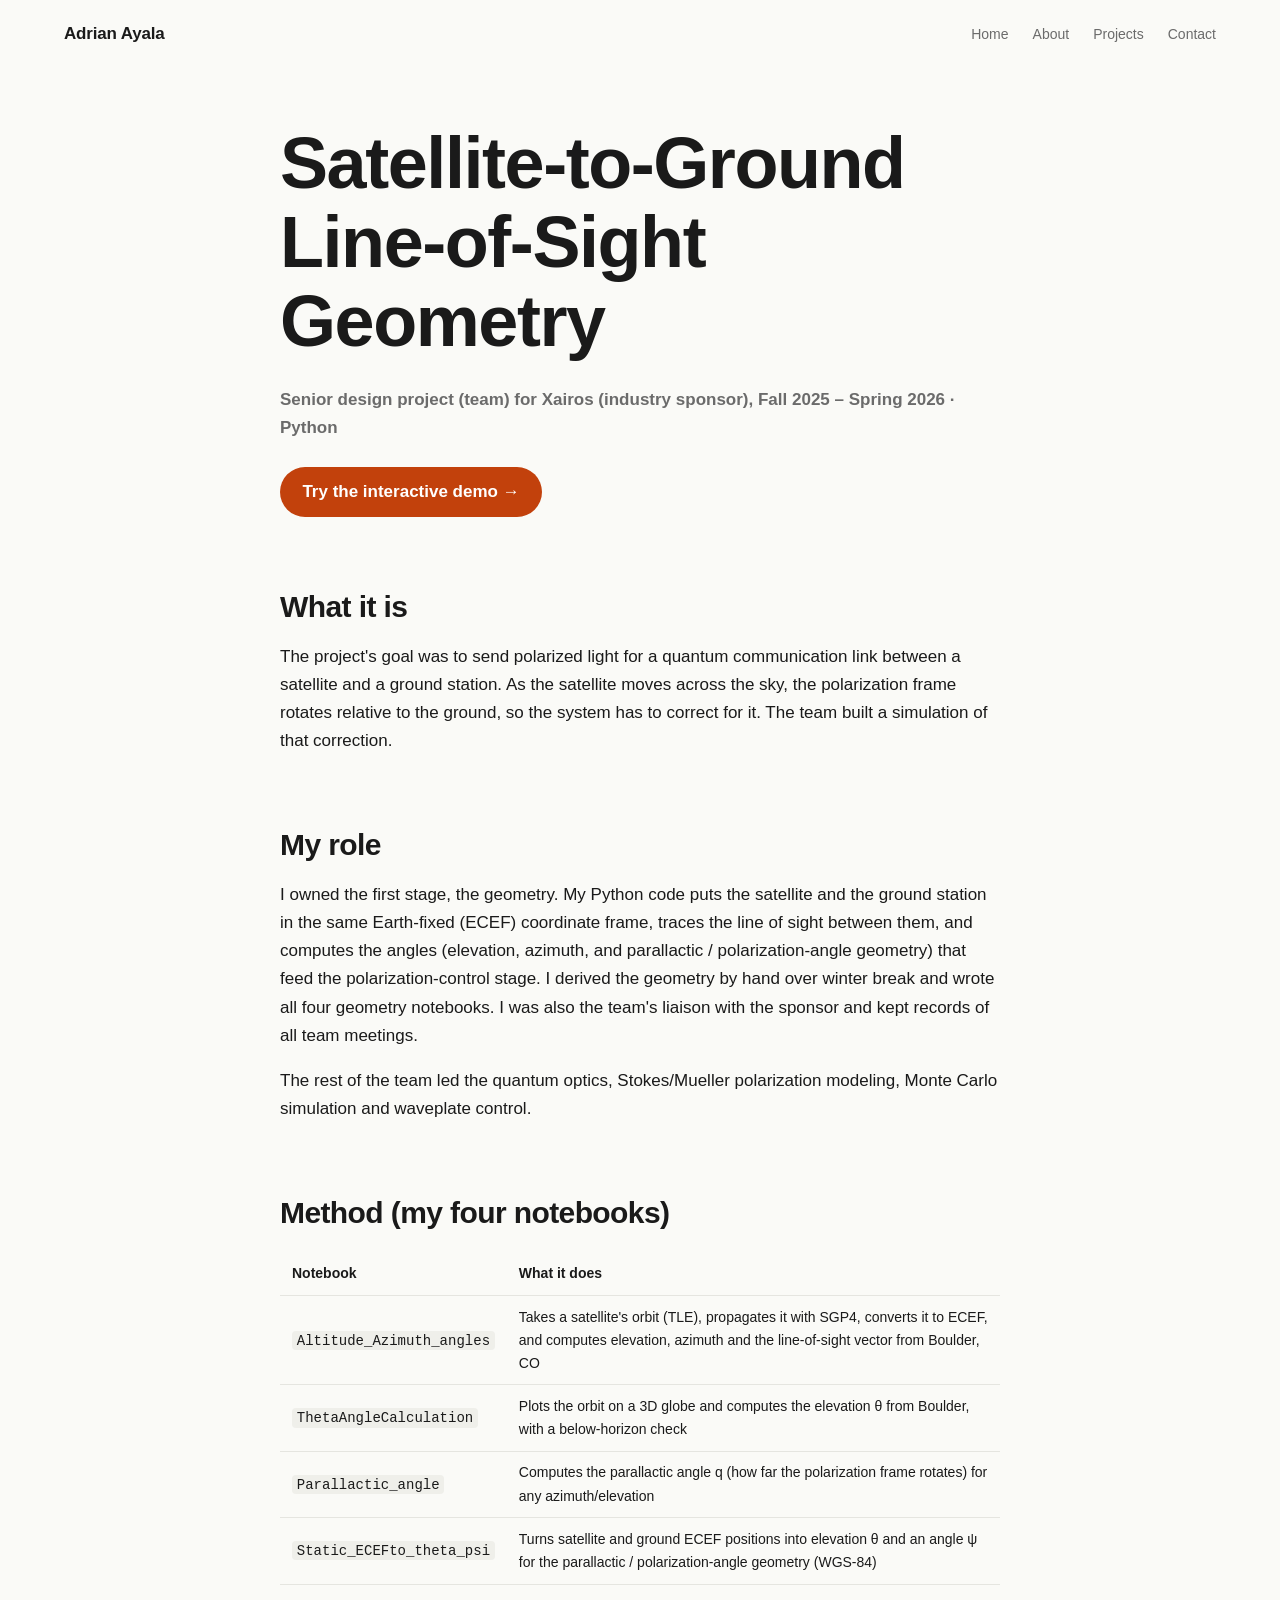
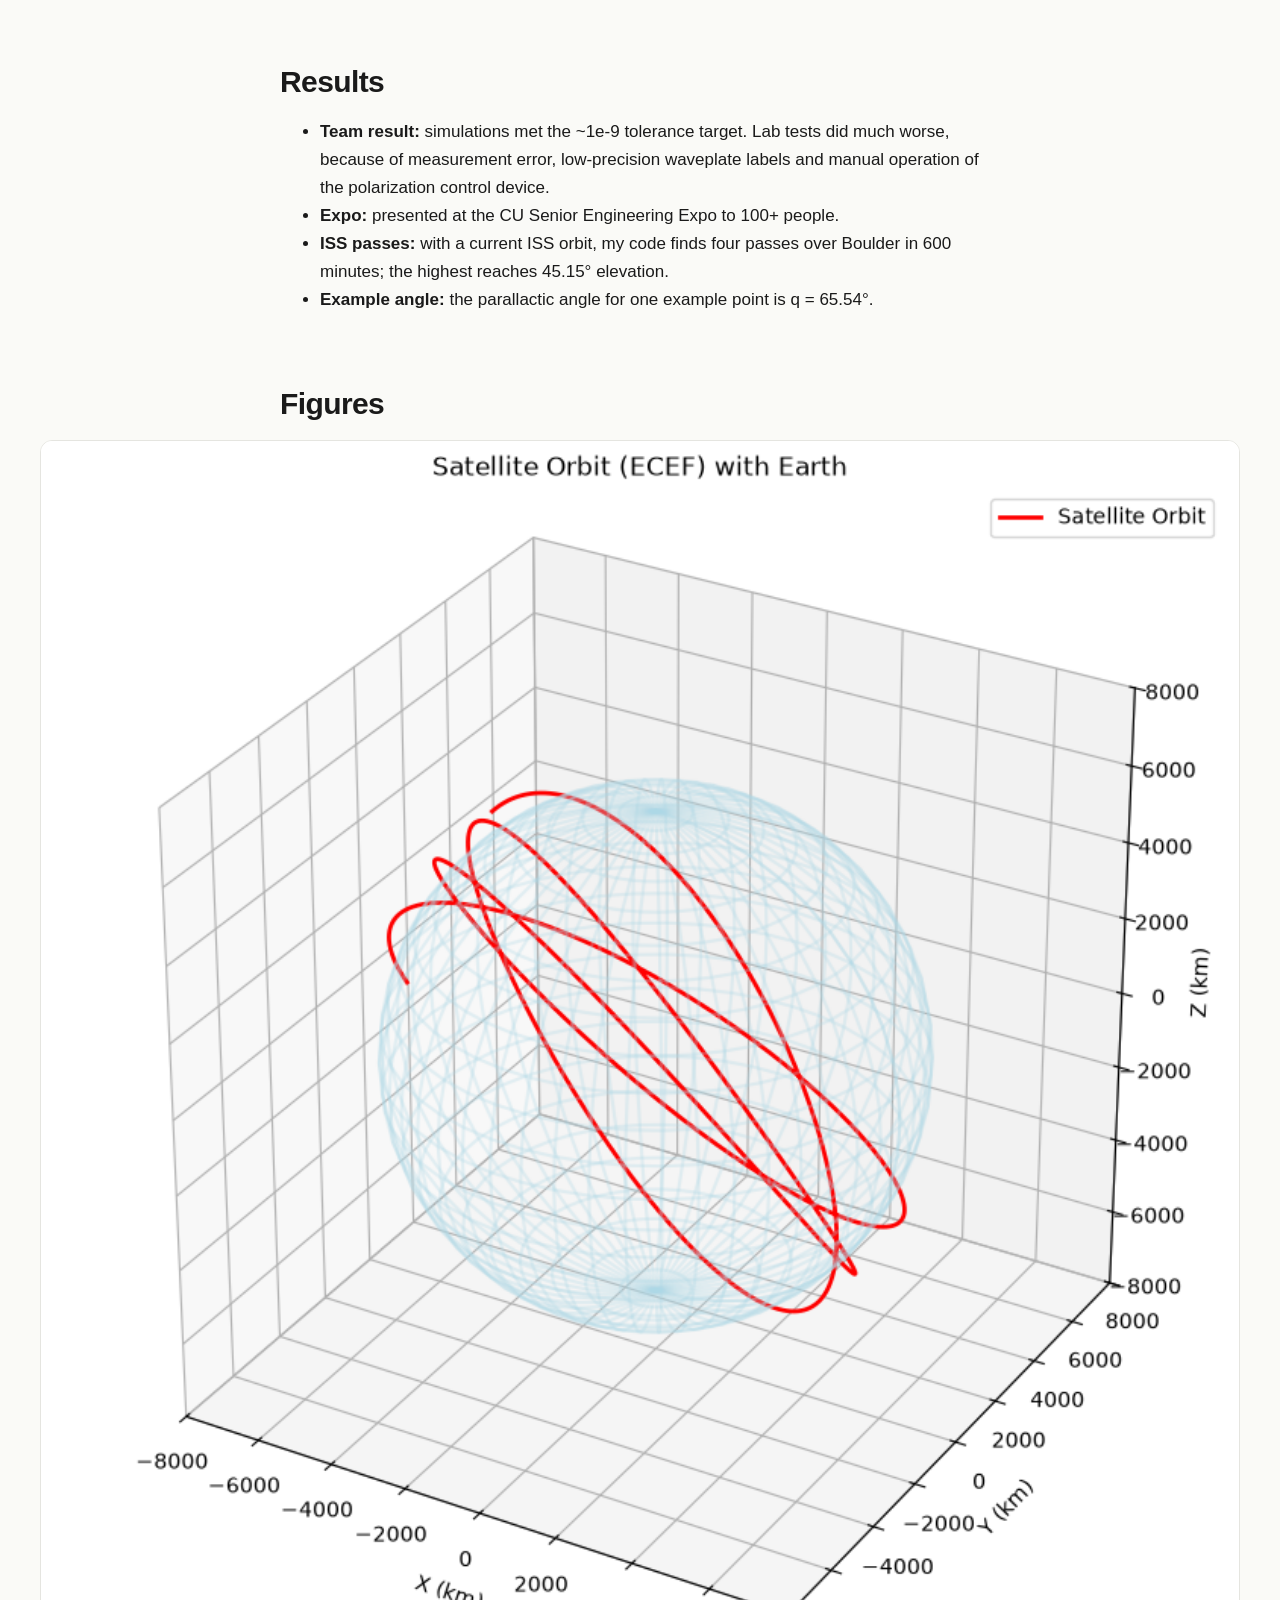
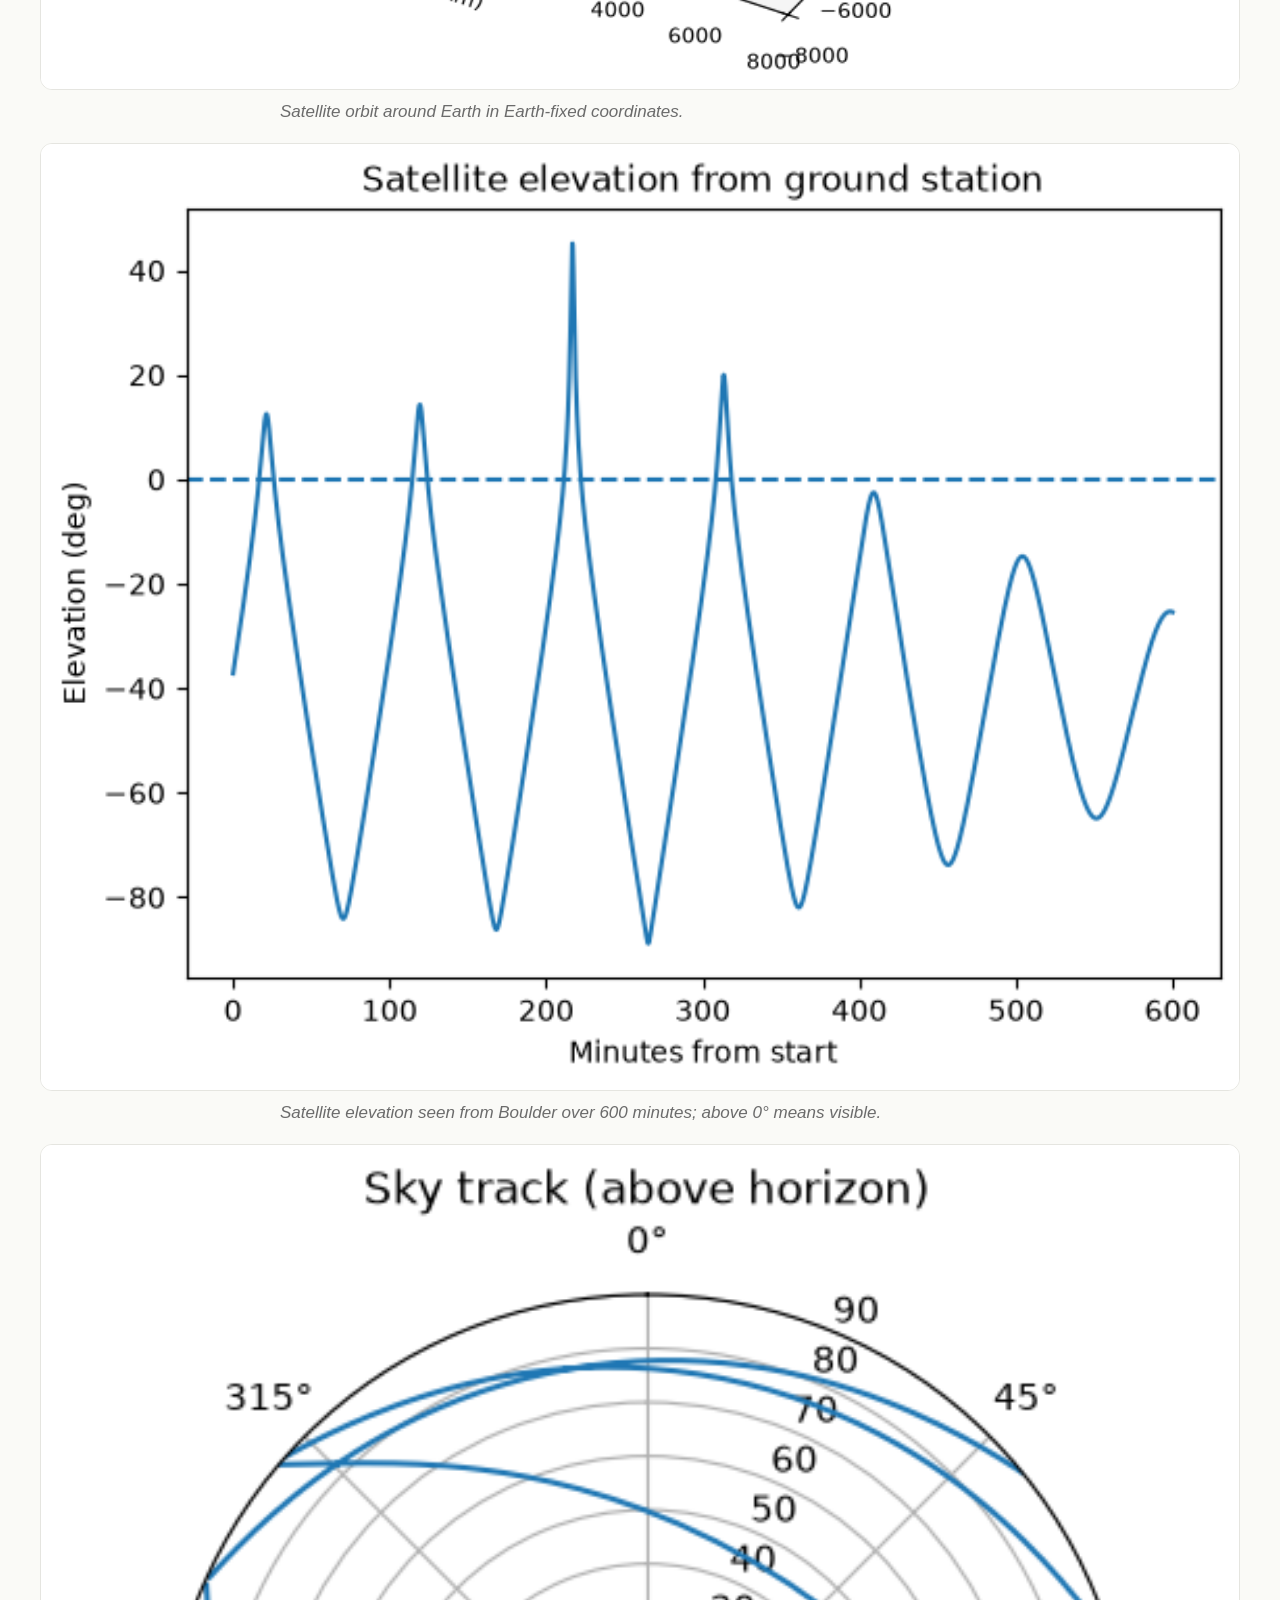
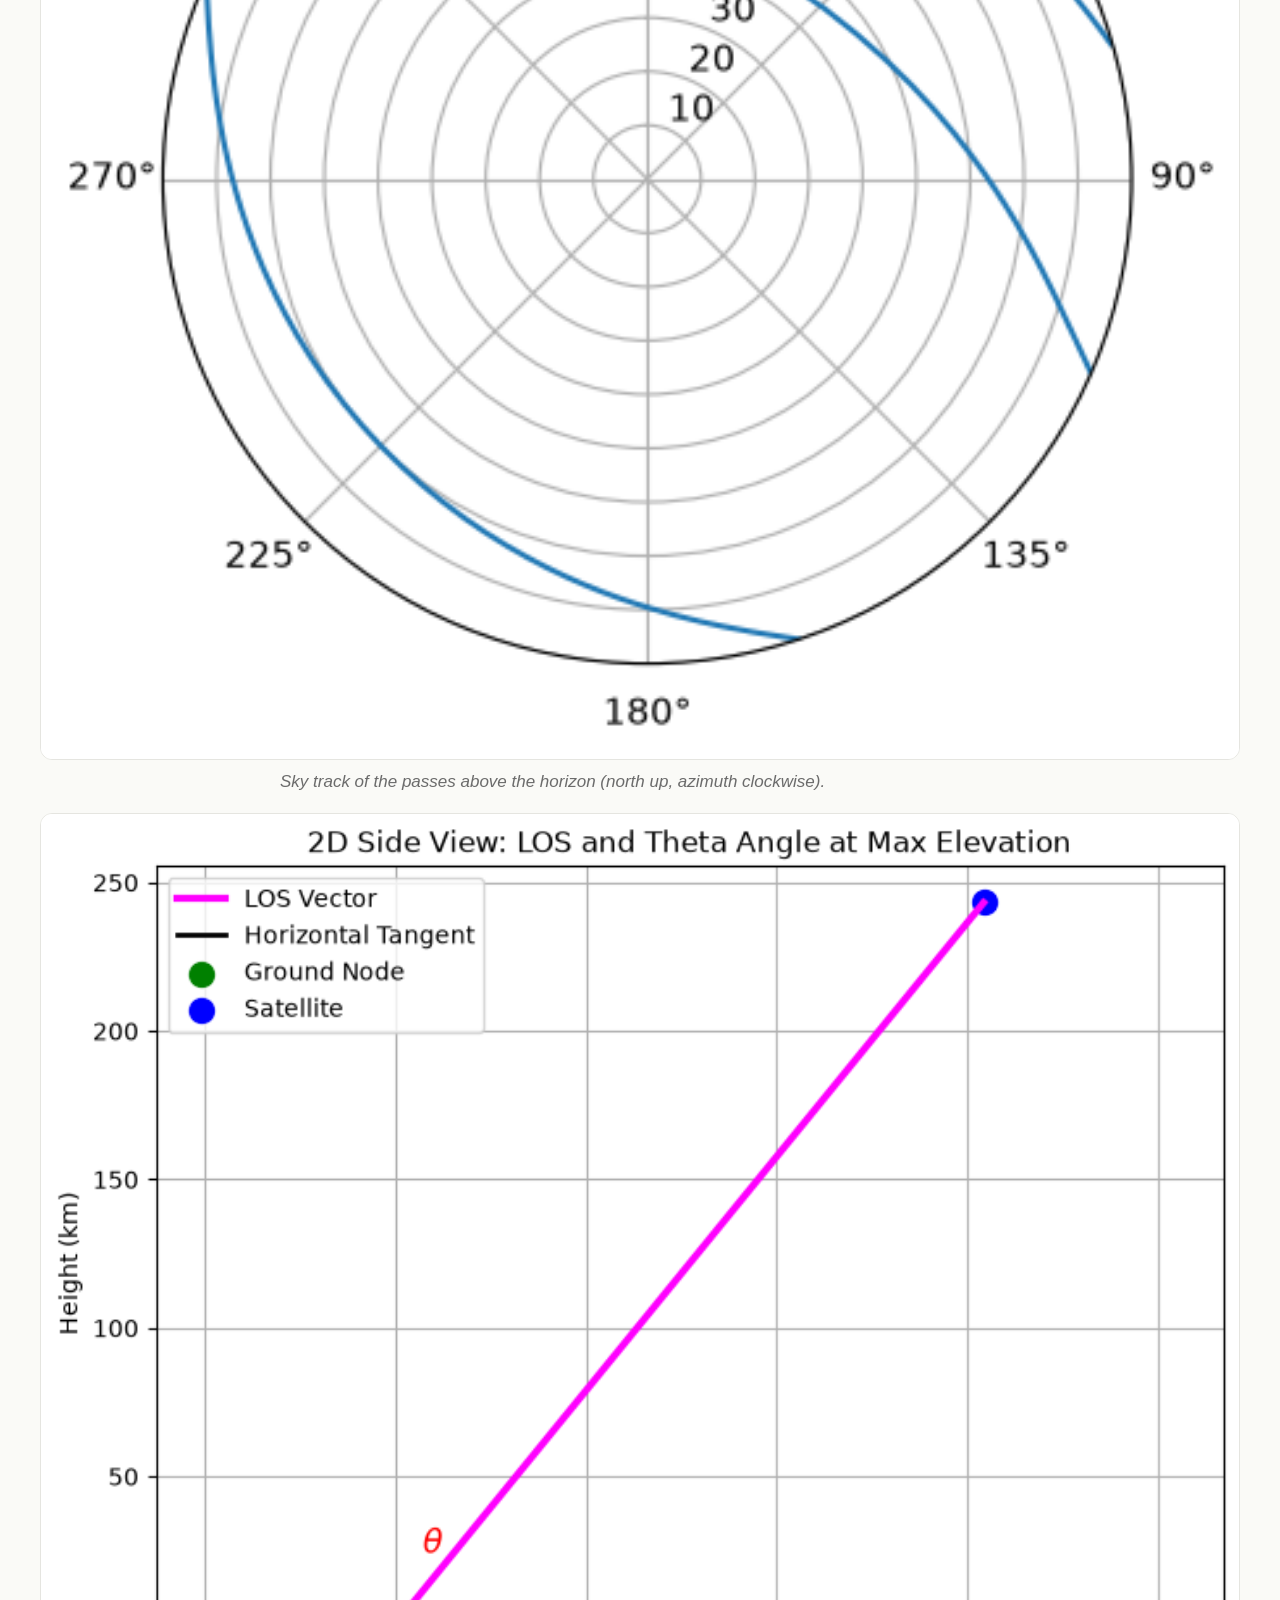
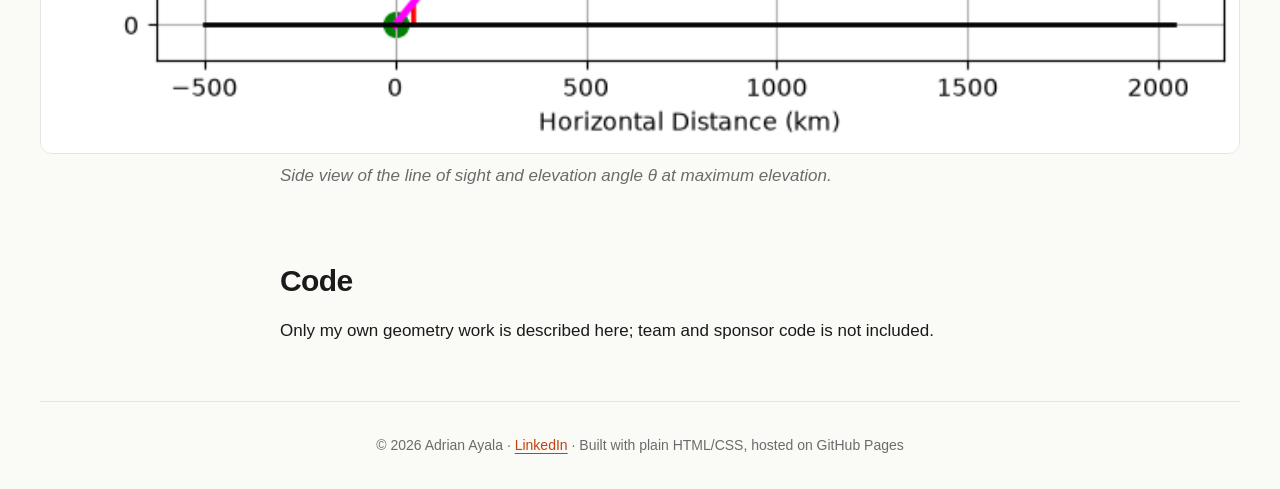
<file: projects/satellite-line-of-sight.html>
<!DOCTYPE html>
<html lang="en"><head><meta charset="utf-8">
<meta name="viewport" content="width=device-width, initial-scale=1">
<title>Satellite-to-Ground Line-of-Sight Geometry | Adrian Ayala</title>
<link rel="stylesheet" href="../assets/css/style.css"></head>
<body class=""><header><a class="brand" href="../index.html">Adrian Ayala</a><nav><a href="../index.html">Home</a><a href="../about.html">About</a><a href="../projects/index.html">Projects</a><a href="../contact.html">Contact</a></nav></header>
<main><section class="intro"><h1>Satellite-to-Ground Line-of-Sight Geometry</h1>
<p><strong>Senior design project (team) for Xairos (industry sponsor), Fall 2025 – Spring 2026 · Python</strong></p>
<p><strong><a href="los-demo.html">Try the interactive demo →</a></strong></p>
</section><section class="block"><h2>What it is</h2>
<p>The project's goal was to send polarized light for a quantum communication link between a satellite and a ground station. As the satellite moves across the sky, the polarization frame rotates relative to the ground, so the system has to correct for it. The team built a simulation of that correction.</p>
</section><section class="block"><h2>My role</h2>
<p>I owned the first stage, the geometry. My Python code puts the satellite and the ground station in the same Earth-fixed (ECEF) coordinate frame, traces the line of sight between them, and computes the angles (elevation, azimuth, and parallactic / polarization-angle geometry) that feed the polarization-control stage. I derived the geometry by hand over winter break and wrote all four geometry notebooks. I was also the team's liaison with the sponsor and kept records of all team meetings.</p>
<p>The rest of the team led the quantum optics, Stokes/Mueller polarization modeling, Monte Carlo simulation and waveplate control.</p>
</section><section class="block"><h2>Method (my four notebooks)</h2>
<table>
<thead>
<tr>
<th>Notebook</th>
<th>What it does</th>
</tr>
</thead>
<tbody>
<tr>
<td><code>Altitude_Azimuth_angles</code></td>
<td>Takes a satellite's orbit (TLE), propagates it with SGP4, converts it to ECEF, and computes elevation, azimuth and the line-of-sight vector from Boulder, CO</td>
</tr>
<tr>
<td><code>ThetaAngleCalculation</code></td>
<td>Plots the orbit on a 3D globe and computes the elevation θ from Boulder, with a below-horizon check</td>
</tr>
<tr>
<td><code>Parallactic_angle</code></td>
<td>Computes the parallactic angle q (how far the polarization frame rotates) for any azimuth/elevation</td>
</tr>
<tr>
<td><code>Static_ECEFto_theta_psi</code></td>
<td>Turns satellite and ground ECEF positions into elevation θ and an angle ψ for the parallactic / polarization-angle geometry (WGS-84)</td>
</tr>
</tbody>
</table>
</section><section class="block"><h2>Results</h2>
<ul>
<li><strong>Team result:</strong> simulations met the ~1e-9 tolerance target. Lab tests did much worse, because of measurement error, low-precision waveplate labels and manual operation of the polarization control device.</li>
<li><strong>Expo:</strong> presented at the CU Senior Engineering Expo to 100+ people.</li>
<li><strong>ISS passes:</strong> with a current ISS orbit, my code finds four passes over Boulder in 600 minutes; the highest reaches 45.15° elevation.</li>
<li><strong>Example angle:</strong> the parallactic angle for one example point is q = 65.54°.</li>
</ul>
</section><section class="block"><h2>Figures</h2>
<p><img alt="Satellite orbit in ECEF" src="../assets/img/los/orbit_3d.png" />
<em>Satellite orbit around Earth in Earth-fixed coordinates.</em></p>
<p><img alt="Elevation vs time" src="../assets/img/los/elevation_vs_time.png" />
<em>Satellite elevation seen from Boulder over 600 minutes; above 0° means visible.</em></p>
<p><img alt="Sky track" src="../assets/img/los/sky_track.png" />
<em>Sky track of the passes above the horizon (north up, azimuth clockwise).</em></p>
<p><img alt="Line of sight and theta" src="../assets/img/los/theta_max_elevation.png" />
<em>Side view of the line of sight and elevation angle θ at maximum elevation.</em></p>
</section><section class="block"><h2>Code</h2>
<p>Only my own geometry work is described here; team and sponsor code is not included.</p></section></main>
<footer>&copy; 2026 Adrian Ayala &middot; <a href="https://www.linkedin.com/in/adrian-ayala-v" target="_blank" rel="noopener noreferrer">LinkedIn</a> &middot; Built with plain HTML/CSS, hosted on GitHub Pages</footer>
</body></html>
</file>
<file: assets/css/style.css>
/* ==========================================================================
   Adrian Ayala portfolio: one stylesheet, plain CSS.
   Order: 1 colors & sizes, 2 base text, 3 header/footer, 4 page layout,
   5 home hero, 6 project cards, 7 tables & figures, 8 crater demo, 9 motion.
   ========================================================================== */

/* 1. Colors and sizes live here, so changing the look means editing one place. */
:root{
  --bg:#FAFAF7;       /* warm off-white background */
  --fg:#1A1A1A;       /* near-black body text (16.6:1 contrast) */
  --muted:#6B6B6B;    /* captions and small print (5.1:1) */
  --line:#E5E5E0;     /* thin dividers */
  --accent:#C2410C;   /* rust orange: links, buttons, small highlights only (4.95:1) */
  --card:#FFFFFF;     /* card and image backgrounds */
  /* type scale: every font size on the site comes from this list */
  --step0:1.0625rem;  /* body text, 17px */
  --stepSmall:.875rem;
  --step1:1.375rem;   /* lead sentence */
  --step2:1.875rem;   /* section headings */
  --step3:clamp(2.5rem,6vw,4.5rem); /* big page title, shrinks on phones */
  --wide:1200px;      /* widest layout (hero, cards) */
  --narrow:720px;     /* comfortable reading width for write-ups */
  --space:clamp(2rem,5vw,3.5rem); /* vertical gap between sections */
}

/* 2. Base text. System fonts only, so the browser makes no outside font requests. */
*{box-sizing:border-box}
body{margin:0;background:var(--bg);color:var(--fg);
  font:var(--step0)/1.65 -apple-system,BlinkMacSystemFont,"Segoe UI",Roboto,"Helvetica Neue",Arial,sans-serif;
  -webkit-font-smoothing:antialiased}
h1,h2,h3{line-height:1.1;letter-spacing:-.02em;font-weight:700}
h1{font-size:var(--step3);margin:0 0 1.5rem}
h2{font-size:var(--step2);margin:0 0 1.25rem}
a{color:var(--accent);text-underline-offset:.2em}
a:hover{text-decoration-thickness:2px}
strong{font-weight:650}

/* 3. Header and footer: quiet, thin divider lines. */
header{display:flex;justify-content:space-between;align-items:center;flex-wrap:wrap;gap:.5rem 1.5rem;
  max-width:var(--wide);margin:0 auto;padding:1.25rem 1.5rem}
.brand{font-weight:700;color:var(--fg);text-decoration:none;letter-spacing:-.01em}
nav a{margin-left:1.5rem;color:var(--muted);text-decoration:none;font-size:var(--stepSmall)}
nav a:first-child{margin-left:0}
nav a:hover{color:var(--accent)}
footer{max-width:var(--wide);margin:var(--space) auto 0;padding:2rem 1.5rem;border-top:1px solid var(--line);
  color:var(--muted);font-size:var(--stepSmall);text-align:center}

/* 4. Page layout: each <h2> part is its own <section> (build.py adds them).
   Write-ups use the narrow reading width; big visuals may go wider. */
main{padding:0 1.5rem}
.intro,.block{max-width:var(--narrow);margin:0 auto}
.intro{padding-top:var(--space)}
.block{padding-top:var(--space)}
.intro > p:first-of-type{color:var(--muted)}   /* the course / date line under a title */

/* 5. Home hero: big title and sentence beside the crater map.
   Two columns on wide screens, stacked (image first) on phones. */
.hero{max-width:var(--wide);margin:0 auto;padding-top:var(--space);
  display:grid;grid-template-columns:1.1fr 1fr;gap:clamp(2rem,5vw,4rem);align-items:center}
.heroText > p:first-of-type{font-size:var(--step1);line-height:1.4;color:var(--fg)} /* the one-sentence summary */
.heroText > p{color:var(--muted)}
.heroImage{width:100%;border-radius:16px;background:var(--card);border:1px solid var(--line)}
@media (max-width:800px){
  .hero{grid-template-columns:1fr}
  .heroImage{order:-1}   /* show the picture first on phones */
}
/* The home sections hold the wide card grid, so let them use the wide width. */
.hero ~ .block{max-width:var(--wide)}
.hero ~ .block > p,.hero ~ .block > ul{max-width:var(--narrow)}

/* 6. Project cards: big image, title underneath, whole card is one link. */
.cards{display:grid;grid-template-columns:repeat(auto-fit,minmax(300px,1fr));gap:1.5rem;margin:0 0 2rem}
.card{display:flex;flex-direction:column;background:var(--card);border:1px solid var(--line);border-radius:16px;
  overflow:hidden;text-decoration:none;color:var(--fg);transition:transform .2s,box-shadow .2s}
.card:hover{transform:translateY(-2px);box-shadow:0 10px 30px rgba(0,0,0,.08)}
.card img{width:100%;aspect-ratio:4/3;object-fit:contain;background:var(--card);border-bottom:1px solid var(--line)}
.card span{padding:1.1rem 1.25rem;font-weight:650;font-size:1.05rem}
.card span::after{content:" →";color:var(--accent)} /* small accent arrow */

/* 7. Tables and figures in write-ups. Figures break out slightly wider than the text. */
img{max-width:100%;height:auto}
.block > p > img{display:block;width:min(100vw - 3rem,var(--wide));max-width:none;
  margin:1rem 0 .5rem 50%;transform:translateX(-50%);   /* center a wider-than-text image */
  border-radius:12px;border:1px solid var(--line);background:var(--card)}
em{color:var(--muted)}
table{border-collapse:collapse;width:100%;font-size:var(--stepSmall);margin:1.5rem 0}
th,td{border-bottom:1px solid var(--line);padding:.6rem .75rem;text-align:left}
th{font-weight:650}
code{background:#EFEFEA;padding:.1rem .3rem;border-radius:4px}
blockquote{margin:1.5rem 0;padding:.75rem 1.25rem;border-left:3px solid var(--accent);background:var(--card)}

/* "Try the interactive demo →": a button look for the strong link in an intro. */
.intro strong > a{display:inline-block;margin-top:.5rem;padding:.7rem 1.4rem;border-radius:999px;
  background:var(--accent);color:#FFF;text-decoration:none}
.intro strong > a:hover{background:#9A3412}   /* one shade darker on hover */

/* 8. Crater demo: square canvas that shrinks on phones; buttons match the accent. */
.demo canvas{width:100%;max-width:500px;aspect-ratio:1;display:block;border:1px solid var(--line);border-radius:12px;background:#000;cursor:crosshair}
.demo input[type=number]{width:6rem}
.demo .note{color:var(--muted);font-size:var(--stepSmall)}
button{font:inherit;padding:.4rem 1rem;border-radius:999px;border:1px solid var(--accent);background:var(--card);color:var(--accent);cursor:pointer}
button:hover{background:var(--accent);color:#FFF}

/* 9. Motion: one gentle fade-in, switched off for people who ask for less motion. */
@keyframes fadeUp{from{opacity:0;transform:translateY(12px)}to{opacity:1;transform:none}}
.hero,.intro,.block{animation:fadeUp .6s ease-out both}
@media (prefers-reduced-motion:reduce){
  .hero,.intro,.block,.card{animation:none;transition:none}
  .card:hover{transform:none}
}

/* 10. Rust pill button (Download resume). Same look as the demo link button. */
.button{display:inline-block;padding:.7rem 1.4rem;border-radius:999px;background:var(--accent);color:#FFF;text-decoration:none;font-weight:600}
.button:hover{background:#9A3412}
/* Hero with no photo yet: one column, text kept at reading width. */
.heroTextOnly{grid-template-columns:1fr}
.heroTextOnly .heroText{max-width:820px}

/* 11. Line-of-sight demo: white canvas you can drag, rust sliders, labels stacked. */
.losDemo canvas{max-width:520px;background:var(--card);cursor:grab;touch-action:none}
.losDemo label{display:block;margin:.25rem 0}
.losDemo input[type=range]{width:220px;max-width:55%;vertical-align:middle}
input[type=range],input[type=checkbox]{accent-color:var(--accent)}   /* rust slider and checkbox color */
.losDemo #readout{font-variant-numeric:tabular-nums}
.losDemo .note{color:var(--muted);font-size:var(--stepSmall)}

/* About page: tighter gaps between sections so the next part is always in view */
body.about .block{padding-top:clamp(1.5rem,3vw,2.25rem)}
body.about .intro{padding-bottom:0}
body.about h2{margin-bottom:.75rem}
body.about ul{margin-top:.25rem}
</file>
